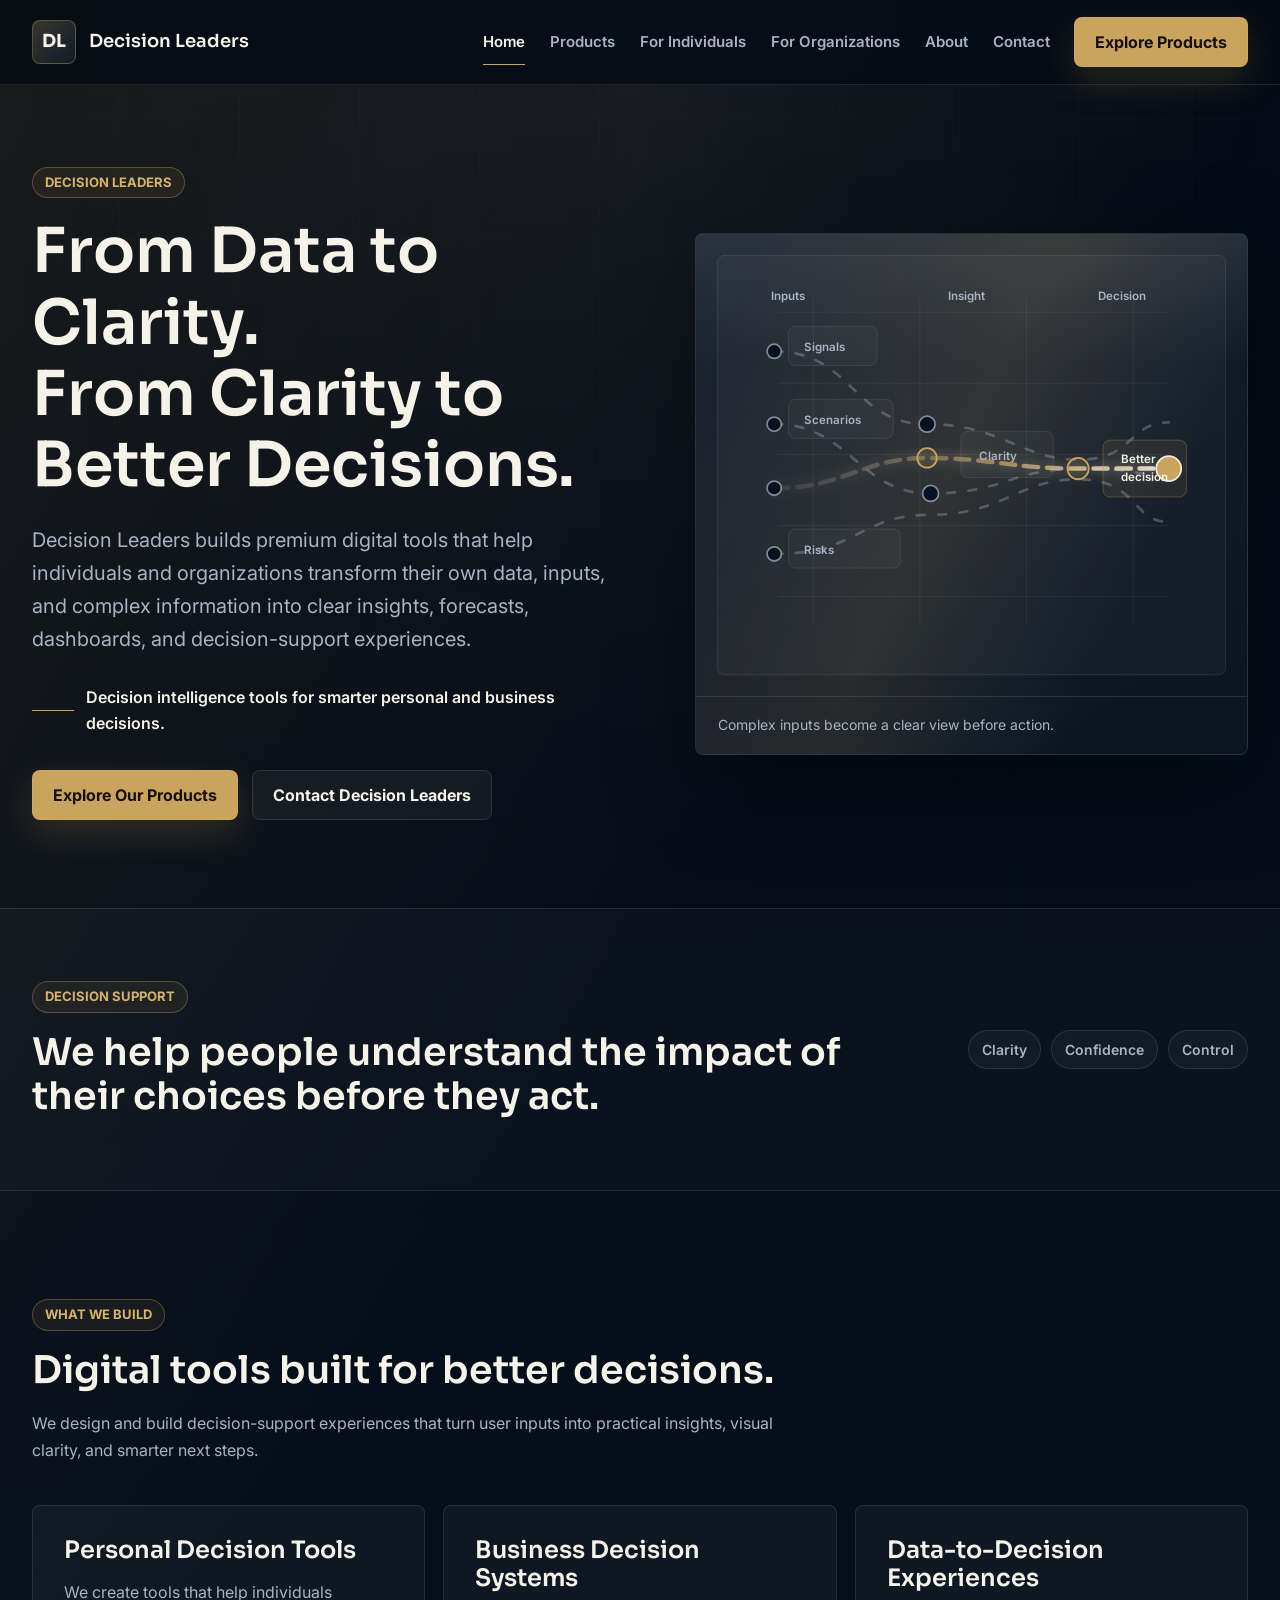
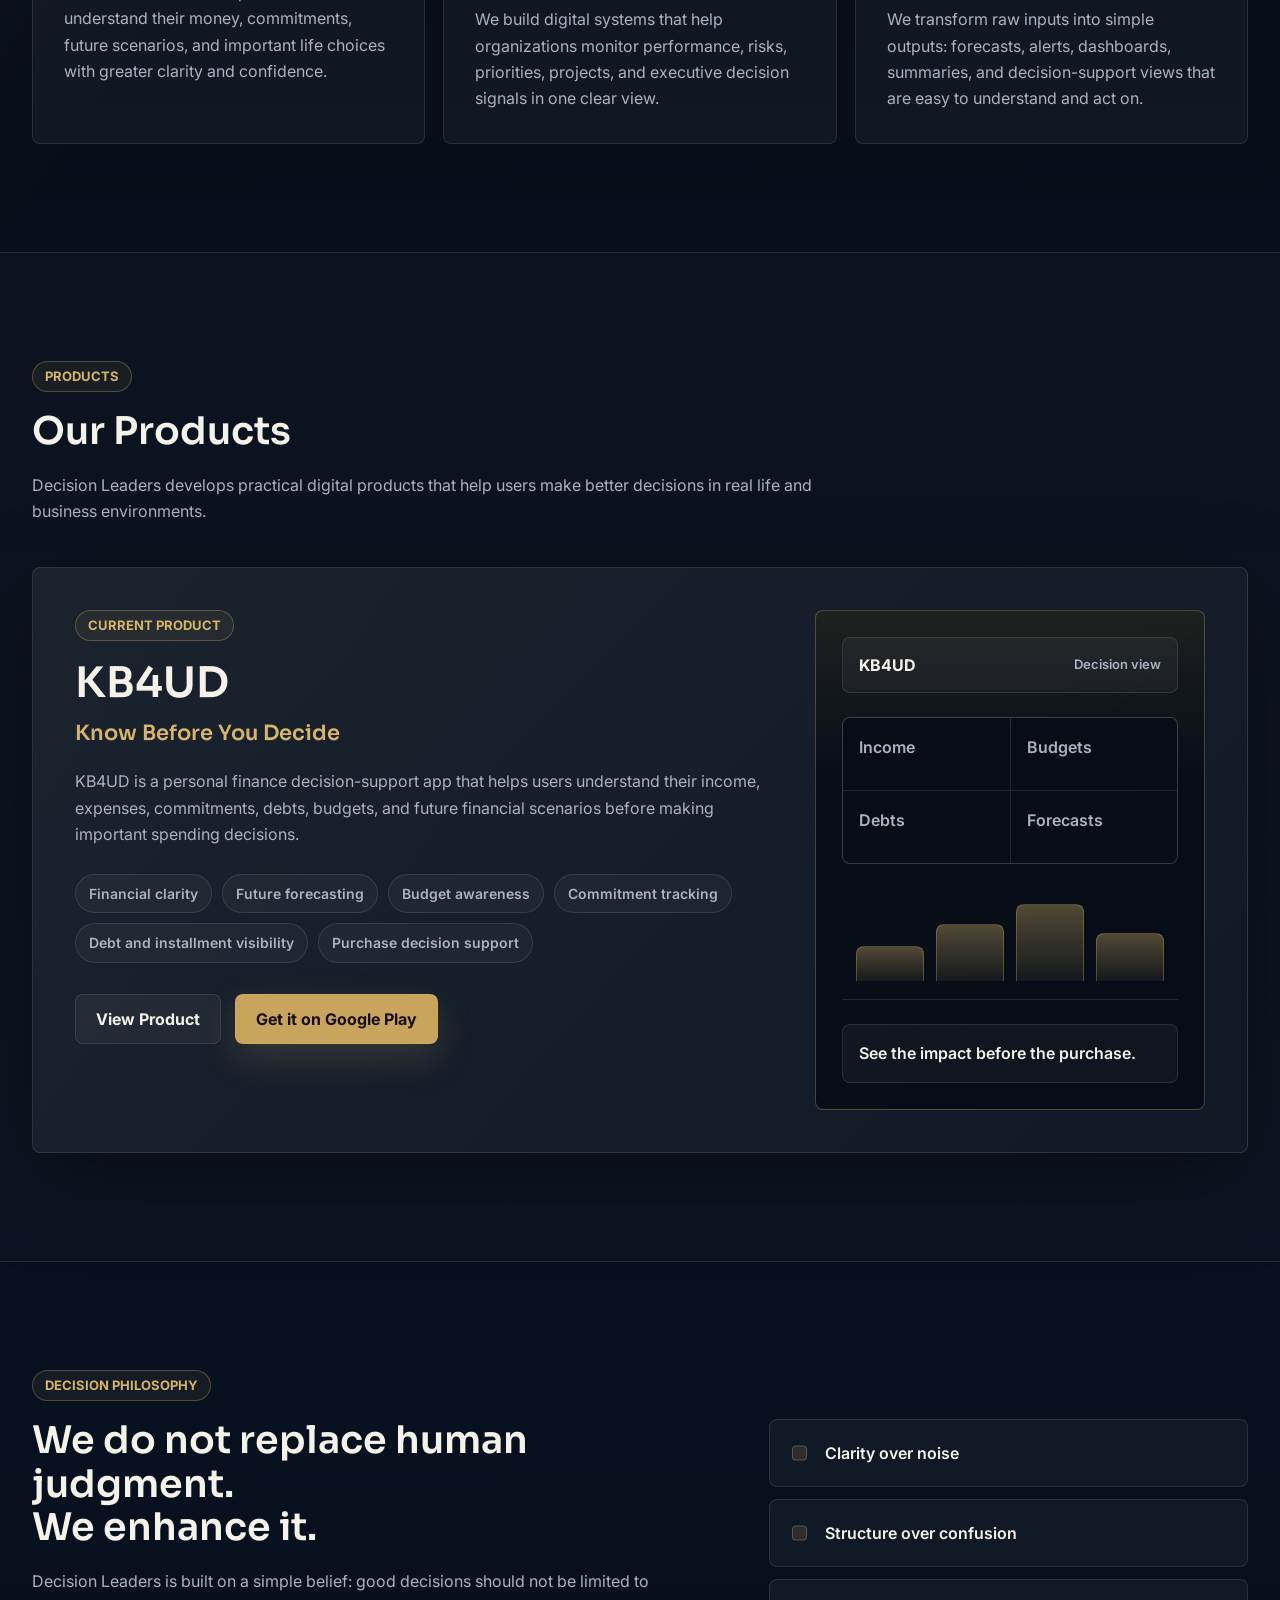
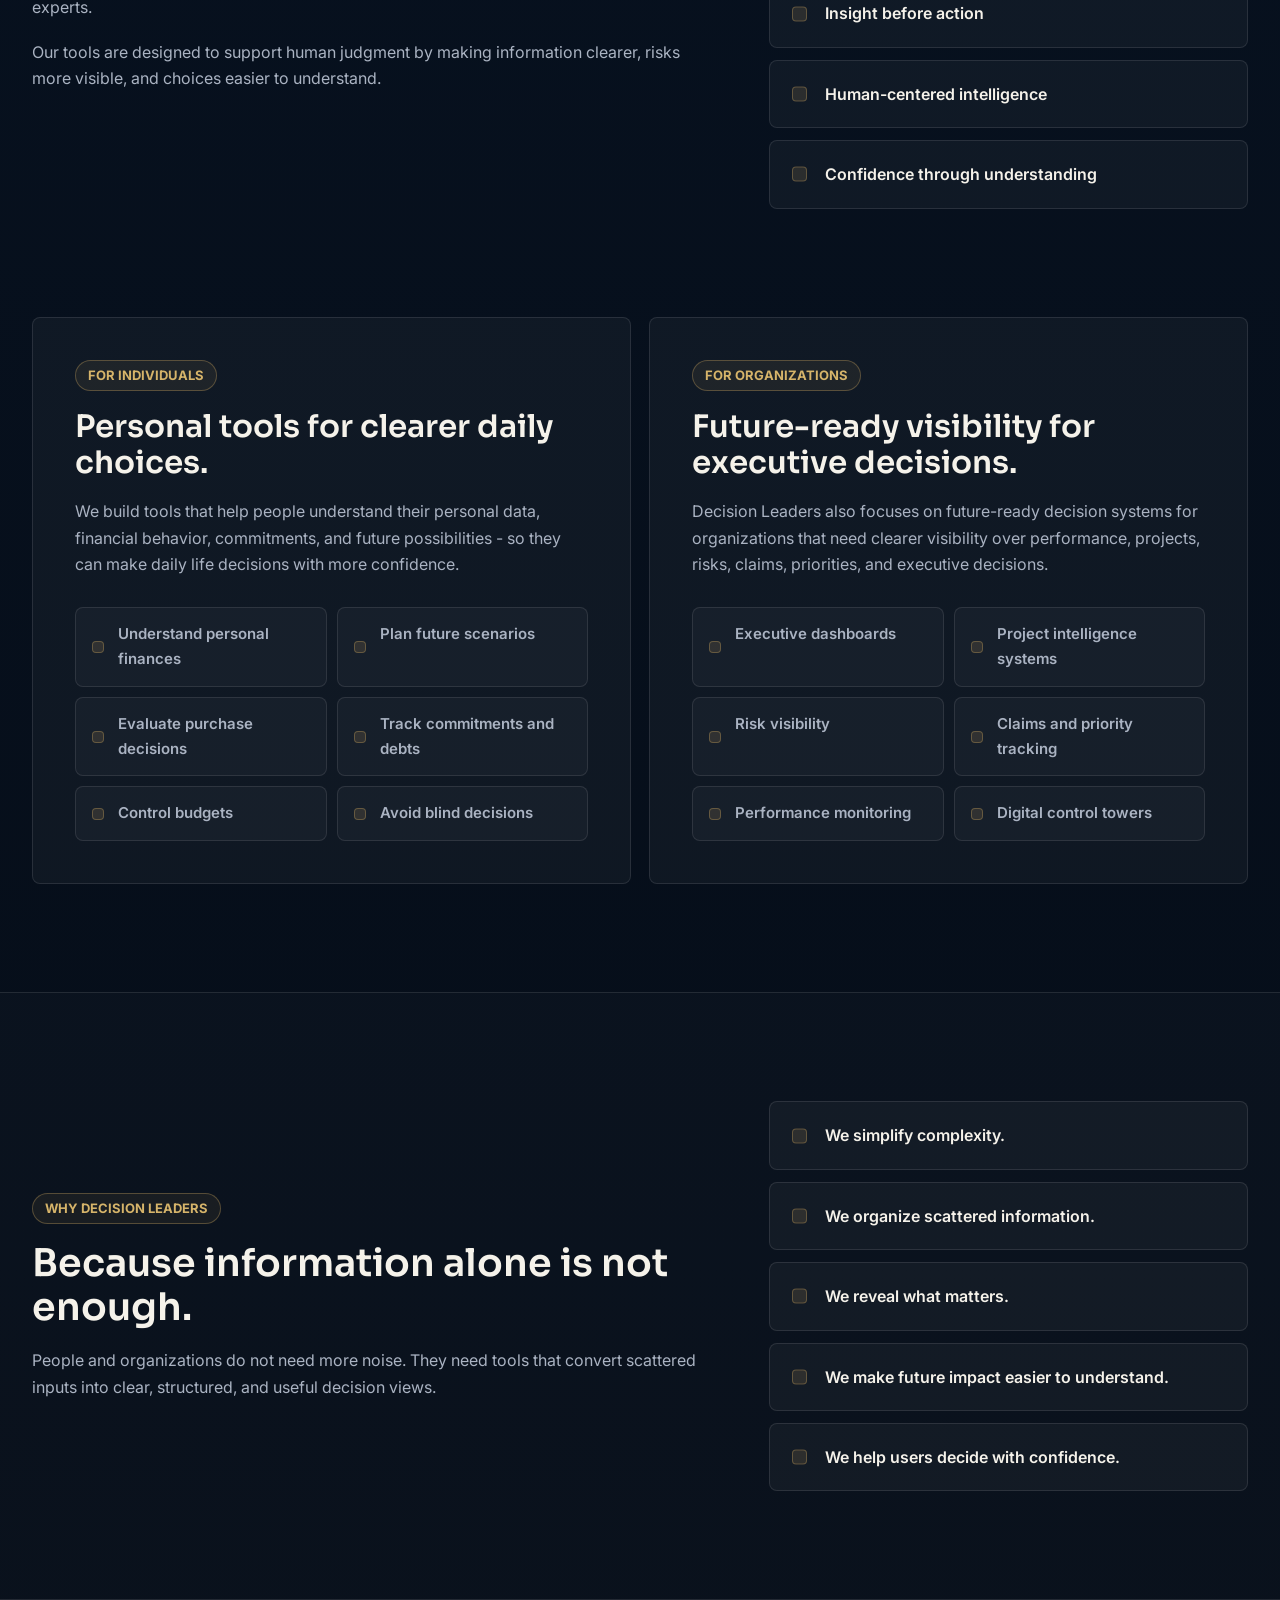
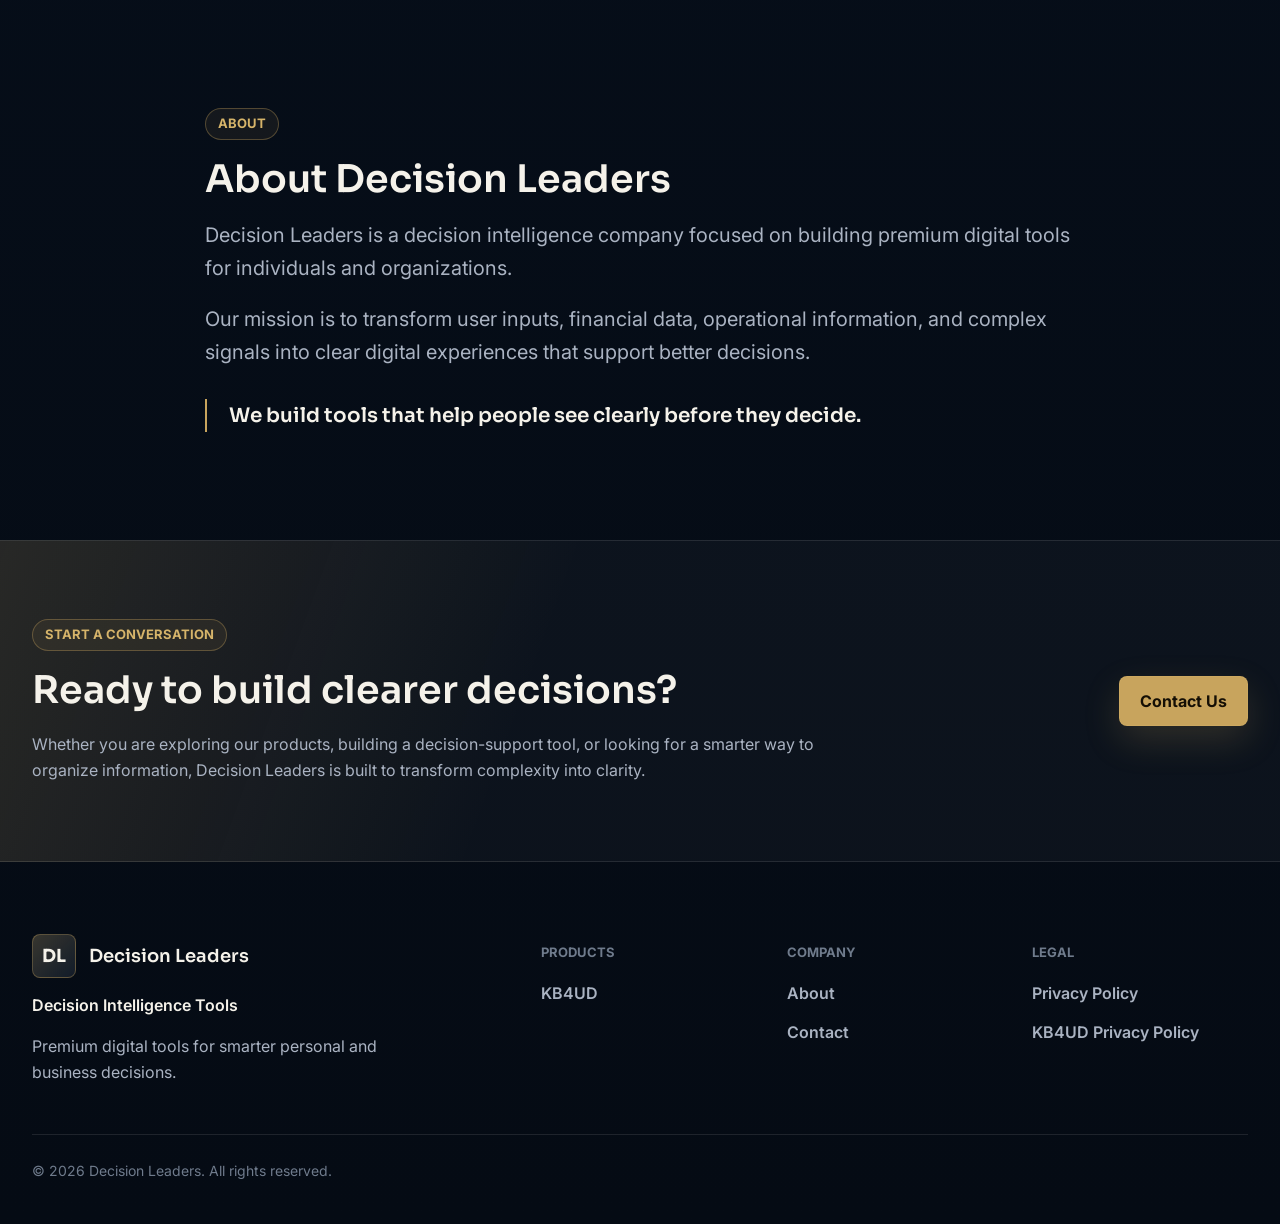
<file: index.html>
<!DOCTYPE html>
<html lang="en">
<head>
  <meta name="google-site-verification" content="u-IqusH7Ti-p5p3N-aw2PvXA-6Fw4B6RSEPvMMIlalk" />
  <meta charset="UTF-8" />
  <meta name="viewport" content="width=device-width, initial-scale=1.0" />
  <title>Decision Leaders | Decision Intelligence Tools</title>
  <meta name="description" content="Decision Leaders builds premium digital tools that help individuals and organizations transform data, inputs, and complex information into clearer decisions." />
  <meta property="og:type" content="website" />
  <meta property="og:site_name" content="Decision Leaders" />
  <meta property="og:title" content="Decision Leaders &mdash; From Data to Clarity" />
  <meta property="og:description" content="Premium digital tools for smarter personal and business decisions." />
  <meta property="og:url" content="https://decisionleaders.org/" />
  <meta name="twitter:card" content="summary" />
  <meta name="twitter:title" content="Decision Leaders &mdash; From Data to Clarity" />
  <meta name="twitter:description" content="Premium digital tools for smarter personal and business decisions." />
  <link rel="canonical" href="https://decisionleaders.org/" />
  <link rel="icon" href="/assets/icons/favicon.svg" type="image/svg+xml" />
  <link rel="preconnect" href="https://fonts.googleapis.com" />
  <link rel="preconnect" href="https://fonts.gstatic.com" crossorigin />
  <link href="https://fonts.googleapis.com/css2?family=Inter:wght@400;500;600;700&family=Sora:wght@500;600;700&display=swap" rel="stylesheet" />
  <link rel="stylesheet" href="/assets/css/site.css" />
  <script src="/assets/js/site.js" defer></script>
</head>
<body>
  <a class="skip-link" href="#main-content">Skip to content</a>
  <header class="site-header">
    <div class="container header-shell">
      <a class="brand-logo" href="/" aria-label="Decision Leaders home">
        <!-- LogoPlaceholder: replace this span with an img.logo-image when the final SVG or PNG logo is ready. -->
        <span class="LogoPlaceholder logo-placeholder" aria-hidden="true">
          <span class="logo-mark">DL</span>
          <span class="logo-wordmark">Decision Leaders</span>
        </span>
      </a>
      <button class="nav-toggle" type="button" aria-expanded="false" aria-controls="site-navigation">
        <span class="sr-only">Open navigation</span>
        <span></span>
        <span></span>
        <span></span>
      </button>
      <nav class="site-nav" id="site-navigation" aria-label="Primary navigation">
        <a href="/" aria-current="page">Home</a>
        <a href="/products/">Products</a>
        <a href="#individuals">For Individuals</a>
        <a href="#organizations">For Organizations</a>
        <a href="#about">About</a>
        <a href="/contact/">Contact</a>
        <a class="button button-primary nav-cta" href="/products/">Explore Products</a>
      </nav>
      <a class="button button-primary header-cta" href="/products/">Explore Products</a>
    </div>
  </header>

  <main id="main-content">
    <section class="hero section">
      <div class="container hero-grid">
        <div class="hero-copy reveal">
          <p class="eyebrow">Decision Leaders</p>
          <h1>From Data to Clarity.<br />From Clarity to Better Decisions.</h1>
          <p class="hero-lead">Decision Leaders builds premium digital tools that help individuals and organizations transform their own data, inputs, and complex information into clear insights, forecasts, dashboards, and decision-support experiences.</p>
          <p class="trust-line">Decision intelligence tools for smarter personal and business decisions.</p>
          <div class="hero-actions">
            <a class="button button-primary" href="/products/">Explore Our Products</a>
            <a class="button button-secondary" href="/contact/">Contact Decision Leaders</a>
          </div>
        </div>

        <figure class="decision-visual reveal" aria-labelledby="decision-visual-title">
          <svg viewBox="0 0 620 520" role="img">
            <title id="decision-visual-title">Complex inputs converging into one clear decision path</title>
            <defs>
              <linearGradient id="signalGold" x1="0%" y1="0%" x2="100%" y2="0%">
                <stop offset="0%" stop-color="#6F7B8C" stop-opacity="0.18" />
                <stop offset="58%" stop-color="#C8A45D" stop-opacity="0.72" />
                <stop offset="100%" stop-color="#F5F2EA" stop-opacity="0.96" />
              </linearGradient>
              <filter id="signalGlow" x="-30%" y="-30%" width="160%" height="160%">
                <feGaussianBlur stdDeviation="7" result="blur" />
                <feColorMatrix in="blur" type="matrix" values="1 0 0 0 0.78 0 1 0 0 0.64 0 0 1 0 0.36 0 0 0 0.55 0" result="goldBlur" />
                <feMerge>
                  <feMergeNode in="goldBlur" />
                  <feMergeNode in="SourceGraphic" />
                </feMerge>
              </filter>
            </defs>
            <rect class="visual-frame" x="24" y="24" width="572" height="472" rx="8" />
            <g class="visual-grid">
              <path d="M92 88H532" />
              <path d="M92 168H532" />
              <path d="M92 248H532" />
              <path d="M92 328H532" />
              <path d="M92 408H532" />
              <path d="M132 72V440" />
              <path d="M252 72V440" />
              <path d="M372 72V440" />
              <path d="M492 72V440" />
            </g>
            <g class="visual-labels">
              <text x="84" y="74">Inputs</text>
              <text x="284" y="74">Insight</text>
              <text x="452" y="74">Decision</text>
            </g>
            <g class="visual-streams">
              <path class="signal signal-muted signal-a" d="M88 132C176 132 176 214 260 214S366 254 430 254S486 212 532 212" />
              <path class="signal signal-muted signal-b" d="M88 214C174 214 182 292 264 292S356 264 430 264S488 272 532 272" />
              <path class="signal signal-muted signal-c" d="M88 360C184 360 182 316 264 316S362 276 430 276S490 324 532 324" />
              <path class="signal signal-clear" d="M88 286C168 286 186 252 260 252S354 264 430 264S488 264 532 264" filter="url(#signalGlow)" />
            </g>
            <g class="visual-nodes">
              <circle cx="88" cy="132" r="8" />
              <circle cx="88" cy="214" r="8" />
              <circle cx="88" cy="286" r="8" />
              <circle cx="88" cy="360" r="8" />
              <circle cx="260" cy="214" r="9" />
              <circle cx="264" cy="292" r="9" />
              <circle cx="260" cy="252" r="11" class="node-focus" />
              <circle cx="430" cy="264" r="12" class="node-focus" />
              <circle cx="532" cy="264" r="14" class="node-decision" />
            </g>
            <g class="visual-panels">
              <rect x="104" y="104" width="100" height="44" rx="8" />
              <rect x="104" y="186" width="118" height="44" rx="8" />
              <rect x="104" y="332" width="126" height="44" rx="8" />
              <rect x="298" y="222" width="104" height="52" rx="8" />
              <rect x="458" y="232" width="94" height="64" rx="8" class="panel-focus" />
            </g>
            <g class="visual-panel-text">
              <text x="122" y="132">Signals</text>
              <text x="122" y="214">Scenarios</text>
              <text x="122" y="360">Risks</text>
              <text x="318" y="254">Clarity</text>
              <text x="478" y="258">Better</text>
              <text x="478" y="278">decision</text>
            </g>
          </svg>
          <figcaption>Complex inputs become a clear view before action.</figcaption>
        </figure>
      </div>
    </section>

    <section class="statement-band section reveal" aria-labelledby="trust-title">
      <div class="container trust-grid">
        <div>
          <p class="eyebrow">Decision support</p>
          <h2 id="trust-title">We help people understand the impact of their choices before they act.</h2>
        </div>
        <div class="chip-row trust-chips" aria-label="Decision Leaders qualities">
          <span class="chip">Clarity</span>
          <span class="chip">Confidence</span>
          <span class="chip">Control</span>
        </div>
      </div>
    </section>

    <section class="section build-section" aria-labelledby="build-title">
      <div class="container">
        <div class="section-intro reveal">
          <p class="eyebrow">What We Build</p>
          <h2 id="build-title">Digital tools built for better decisions.</h2>
          <p>We design and build decision-support experiences that turn user inputs into practical insights, visual clarity, and smarter next steps.</p>
        </div>
        <div class="card-grid three-up">
          <article class="feature-card reveal">
            <h3>Personal Decision Tools</h3>
            <p>We create tools that help individuals understand their money, commitments, future scenarios, and important life choices with greater clarity and confidence.</p>
          </article>
          <article class="feature-card reveal">
            <h3>Business Decision Systems</h3>
            <p>We build digital systems that help organizations monitor performance, risks, priorities, projects, and executive decision signals in one clear view.</p>
          </article>
          <article class="feature-card reveal">
            <h3>Data-to-Decision Experiences</h3>
            <p>We transform raw inputs into simple outputs: forecasts, alerts, dashboards, summaries, and decision-support views that are easy to understand and act on.</p>
          </article>
        </div>
      </div>
    </section>

    <section class="section products-band" aria-labelledby="products-title">
      <div class="container">
        <div class="section-intro reveal">
          <p class="eyebrow">Products</p>
          <h2 id="products-title">Our Products</h2>
          <p>Decision Leaders develops practical digital products that help users make better decisions in real life and business environments.</p>
        </div>
        <article class="product-spotlight reveal">
          <div class="product-copy">
            <p class="product-kicker">Current product</p>
            <h3>KB4UD</h3>
            <p class="product-tagline">Know Before You Decide</p>
            <p>KB4UD is a personal finance decision-support app that helps users understand their income, expenses, commitments, debts, budgets, and future financial scenarios before making important spending decisions.</p>
            <div class="chip-row product-chips" aria-label="KB4UD features">
              <span class="chip">Financial clarity</span>
              <span class="chip">Future forecasting</span>
              <span class="chip">Budget awareness</span>
              <span class="chip">Commitment tracking</span>
              <span class="chip">Debt and installment visibility</span>
              <span class="chip">Purchase decision support</span>
            </div>
            <div class="inline-actions">
              <a class="button button-secondary" href="/products/kb4ud/">View Product</a>
              <a class="button button-primary" href="/products/kb4ud/#google-play" data-google-play-link>Get it on Google Play</a>
            </div>
          </div>
          <div class="product-panel" aria-hidden="true">
            <div class="product-panel-top">
              <span>KB4UD</span>
              <span>Decision view</span>
            </div>
            <div class="metric-grid">
              <span>Income</span>
              <span>Budgets</span>
              <span>Debts</span>
              <span>Forecasts</span>
            </div>
            <div class="forecast-line">
              <span></span>
              <span></span>
              <span></span>
              <span></span>
            </div>
            <div class="decision-note">See the impact before the purchase.</div>
          </div>
        </article>
      </div>
    </section>

    <section class="section philosophy-section" aria-labelledby="philosophy-title">
      <div class="container split-layout">
        <div class="section-intro reveal">
          <p class="eyebrow">Decision Philosophy</p>
          <h2 id="philosophy-title">We do not replace human judgment.<br />We enhance it.</h2>
          <p>Decision Leaders is built on a simple belief: good decisions should not be limited to experts.</p>
          <p>Our tools are designed to support human judgment by making information clearer, risks more visible, and choices easier to understand.</p>
        </div>
        <ul class="value-list reveal">
          <li>Clarity over noise</li>
          <li>Structure over confusion</li>
          <li>Insight before action</li>
          <li>Human-centered intelligence</li>
          <li>Confidence through understanding</li>
        </ul>
      </div>
    </section>

    <section class="section audience-section" aria-label="Audiences">
      <div class="container audience-grid">
        <article class="audience-card reveal" id="individuals">
          <p class="eyebrow">For Individuals</p>
          <h2>Personal tools for clearer daily choices.</h2>
          <p>We build tools that help people understand their personal data, financial behavior, commitments, and future possibilities - so they can make daily life decisions with more confidence.</p>
          <ul class="use-case-list">
            <li>Understand personal finances</li>
            <li>Plan future scenarios</li>
            <li>Evaluate purchase decisions</li>
            <li>Track commitments and debts</li>
            <li>Control budgets</li>
            <li>Avoid blind decisions</li>
          </ul>
        </article>
        <article class="audience-card reveal" id="organizations">
          <p class="eyebrow">For Organizations</p>
          <h2>Future-ready visibility for executive decisions.</h2>
          <p>Decision Leaders also focuses on future-ready decision systems for organizations that need clearer visibility over performance, projects, risks, claims, priorities, and executive decisions.</p>
          <ul class="use-case-list">
            <li>Executive dashboards</li>
            <li>Project intelligence systems</li>
            <li>Risk visibility</li>
            <li>Claims and priority tracking</li>
            <li>Performance monitoring</li>
            <li>Digital control towers</li>
          </ul>
        </article>
      </div>
    </section>

    <section class="section why-section" aria-labelledby="why-title">
      <div class="container split-layout why-layout">
        <div class="section-intro reveal">
          <p class="eyebrow">Why Decision Leaders</p>
          <h2 id="why-title">Because information alone is not enough.</h2>
          <p>People and organizations do not need more noise. They need tools that convert scattered inputs into clear, structured, and useful decision views.</p>
        </div>
        <div class="point-stack reveal">
          <p>We simplify complexity.</p>
          <p>We organize scattered information.</p>
          <p>We reveal what matters.</p>
          <p>We make future impact easier to understand.</p>
          <p>We help users decide with confidence.</p>
        </div>
      </div>
    </section>

    <section class="section about-section" id="about" aria-labelledby="about-title">
      <div class="container about-copy reveal">
        <p class="eyebrow">About</p>
        <h2 id="about-title">About Decision Leaders</h2>
        <p>Decision Leaders is a decision intelligence company focused on building premium digital tools for individuals and organizations.</p>
        <p>Our mission is to transform user inputs, financial data, operational information, and complex signals into clear digital experiences that support better decisions.</p>
        <p class="closing-line">We build tools that help people see clearly before they decide.</p>
      </div>
    </section>

    <section class="cta-band reveal" aria-labelledby="cta-title">
      <div class="container cta-shell">
        <div>
          <p class="eyebrow">Start a conversation</p>
          <h2 id="cta-title">Ready to build clearer decisions?</h2>
          <p>Whether you are exploring our products, building a decision-support tool, or looking for a smarter way to organize information, Decision Leaders is built to transform complexity into clarity.</p>
        </div>
        <a class="button button-primary" href="/contact/">Contact Us</a>
      </div>
    </section>
  </main>

  <footer class="site-footer">
    <div class="container footer-grid">
      <div class="footer-brand">
        <a class="brand-logo" href="/" aria-label="Decision Leaders home">
          <span class="LogoPlaceholder logo-placeholder" aria-hidden="true">
            <span class="logo-mark">DL</span>
            <span class="logo-wordmark">Decision Leaders</span>
          </span>
        </a>
        <p>Decision Intelligence Tools</p>
        <p>Premium digital tools for smarter personal and business decisions.</p>
      </div>
      <div>
        <h2>Products</h2>
        <a href="/products/kb4ud/">KB4UD</a>
      </div>
      <div>
        <h2>Company</h2>
        <a href="#about">About</a>
        <a href="/contact/">Contact</a>
      </div>
      <div>
        <h2>Legal</h2>
        <a href="/privacy/">Privacy Policy</a>
        <a href="/kb4ud/privacy/">KB4UD Privacy Policy</a>
      </div>
    </div>
    <div class="container footer-meta">&copy; 2026 Decision Leaders. All rights reserved.</div>
  </footer>
</body>
</html>
</file>
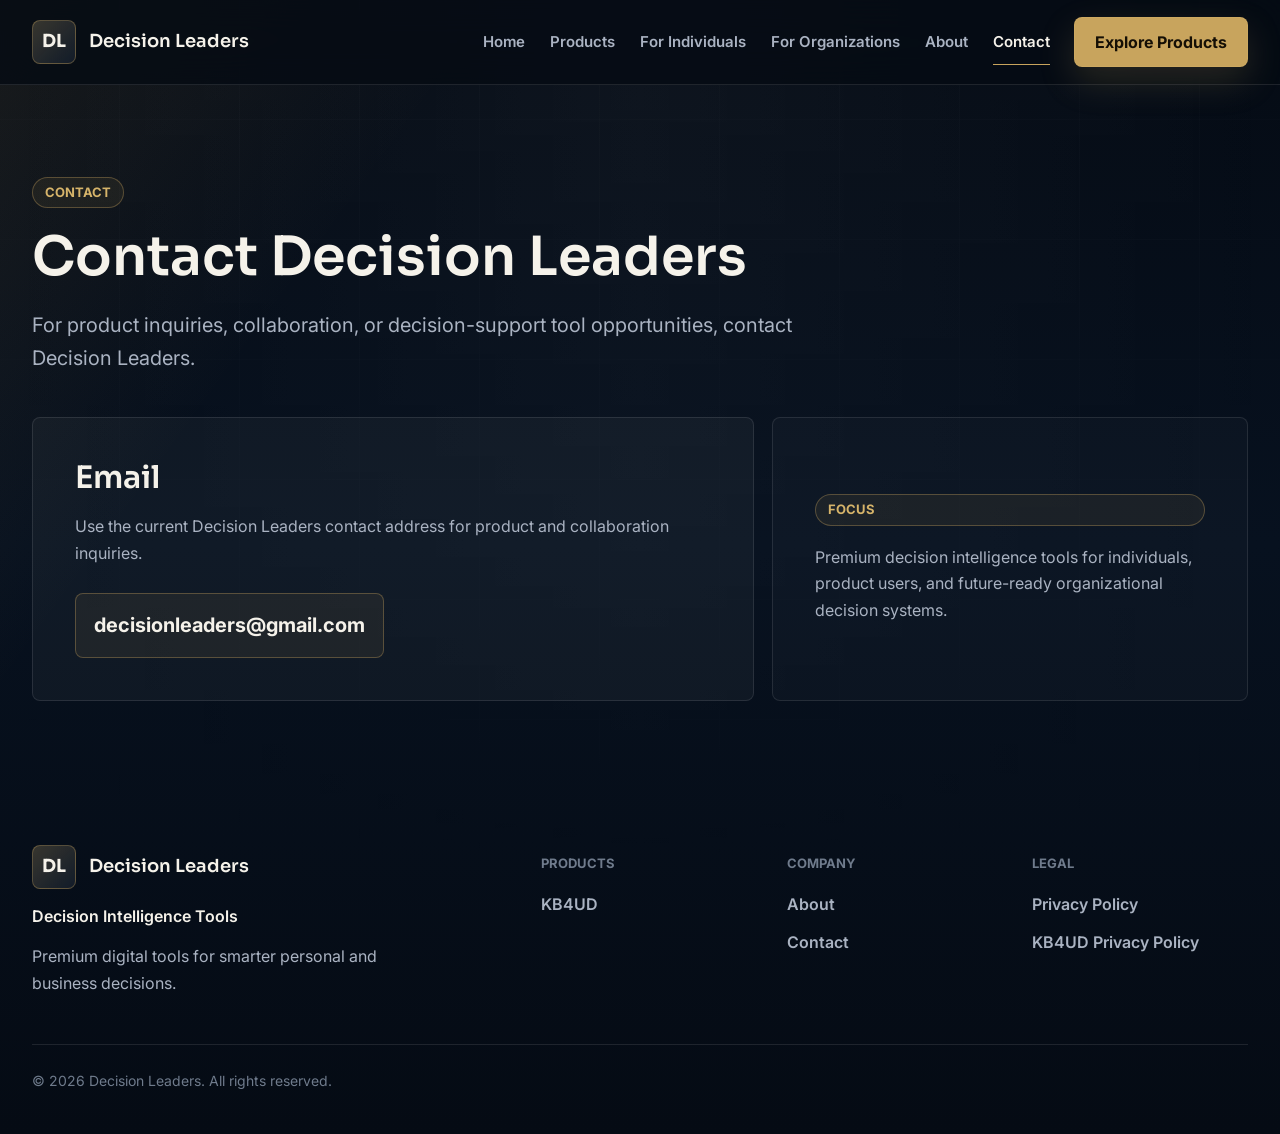
<file: contact/index.html>
<!DOCTYPE html>
<html lang="en">
<head>
  <meta charset="UTF-8" />
  <meta name="viewport" content="width=device-width, initial-scale=1.0" />
  <title>Contact Decision Leaders</title>
  <meta name="description" content="Contact Decision Leaders for product inquiries, collaboration, or decision-support tool opportunities." />
  <meta property="og:type" content="website" />
  <meta property="og:site_name" content="Decision Leaders" />
  <meta property="og:title" content="Contact Decision Leaders" />
  <meta property="og:description" content="Product inquiries, collaboration, and decision-support tool opportunities." />
  <meta property="og:url" content="https://decisionleaders.org/contact/" />
  <meta name="twitter:card" content="summary" />
  <link rel="canonical" href="https://decisionleaders.org/contact/" />
  <link rel="icon" href="/assets/icons/favicon.svg" type="image/svg+xml" />
  <link rel="preconnect" href="https://fonts.googleapis.com" />
  <link rel="preconnect" href="https://fonts.gstatic.com" crossorigin />
  <link href="https://fonts.googleapis.com/css2?family=Inter:wght@400;500;600;700&family=Sora:wght@500;600;700&display=swap" rel="stylesheet" />
  <link rel="stylesheet" href="/assets/css/site.css" />
  <script src="/assets/js/site.js" defer></script>
</head>
<body>
  <a class="skip-link" href="#main-content">Skip to content</a>
  <header class="site-header">
    <div class="container header-shell">
      <a class="brand-logo" href="/" aria-label="Decision Leaders home">
        <!-- LogoPlaceholder: replace this span with an img.logo-image when the final SVG or PNG logo is ready. -->
        <span class="LogoPlaceholder logo-placeholder" aria-hidden="true">
          <span class="logo-mark">DL</span>
          <span class="logo-wordmark">Decision Leaders</span>
        </span>
      </a>
      <button class="nav-toggle" type="button" aria-expanded="false" aria-controls="site-navigation">
        <span class="sr-only">Open navigation</span>
        <span></span>
        <span></span>
        <span></span>
      </button>
      <nav class="site-nav" id="site-navigation" aria-label="Primary navigation">
        <a href="/">Home</a>
        <a href="/products/">Products</a>
        <a href="/#individuals">For Individuals</a>
        <a href="/#organizations">For Organizations</a>
        <a href="/#about">About</a>
        <a href="/contact/" aria-current="page">Contact</a>
        <a class="button button-primary nav-cta" href="/products/">Explore Products</a>
      </nav>
      <a class="button button-primary header-cta" href="/products/">Explore Products</a>
    </div>
  </header>

  <main id="main-content">
    <section class="page-hero">
      <div class="container">
        <div class="section-intro reveal">
          <p class="eyebrow">Contact</p>
          <h1>Contact Decision Leaders</h1>
          <p class="page-lead">For product inquiries, collaboration, or decision-support tool opportunities, contact Decision Leaders.</p>
        </div>
        <div class="contact-grid">
          <section class="contact-panel reveal" aria-labelledby="email-title">
            <h2 id="email-title">Email</h2>
            <p>Use the current Decision Leaders contact address for product and collaboration inquiries.</p>
            <a class="contact-email" href="mailto:decisionleaders@gmail.com">decisionleaders@gmail.com</a>
          </section>
          <aside class="contact-meta reveal">
            <p class="eyebrow">Focus</p>
            <p>Premium decision intelligence tools for individuals, product users, and future-ready organizational decision systems.</p>
          </aside>
        </div>
      </div>
    </section>
  </main>

  <footer class="site-footer">
    <div class="container footer-grid">
      <div class="footer-brand">
        <a class="brand-logo" href="/" aria-label="Decision Leaders home">
          <span class="LogoPlaceholder logo-placeholder" aria-hidden="true">
            <span class="logo-mark">DL</span>
            <span class="logo-wordmark">Decision Leaders</span>
          </span>
        </a>
        <p>Decision Intelligence Tools</p>
        <p>Premium digital tools for smarter personal and business decisions.</p>
      </div>
      <div>
        <h2>Products</h2>
        <a href="/products/kb4ud/">KB4UD</a>
      </div>
      <div>
        <h2>Company</h2>
        <a href="/#about">About</a>
        <a href="/contact/">Contact</a>
      </div>
      <div>
        <h2>Legal</h2>
        <a href="/privacy/">Privacy Policy</a>
        <a href="/kb4ud/privacy/">KB4UD Privacy Policy</a>
      </div>
    </div>
    <div class="container footer-meta">&copy; 2026 Decision Leaders. All rights reserved.</div>
  </footer>
</body>
</html>
</file>
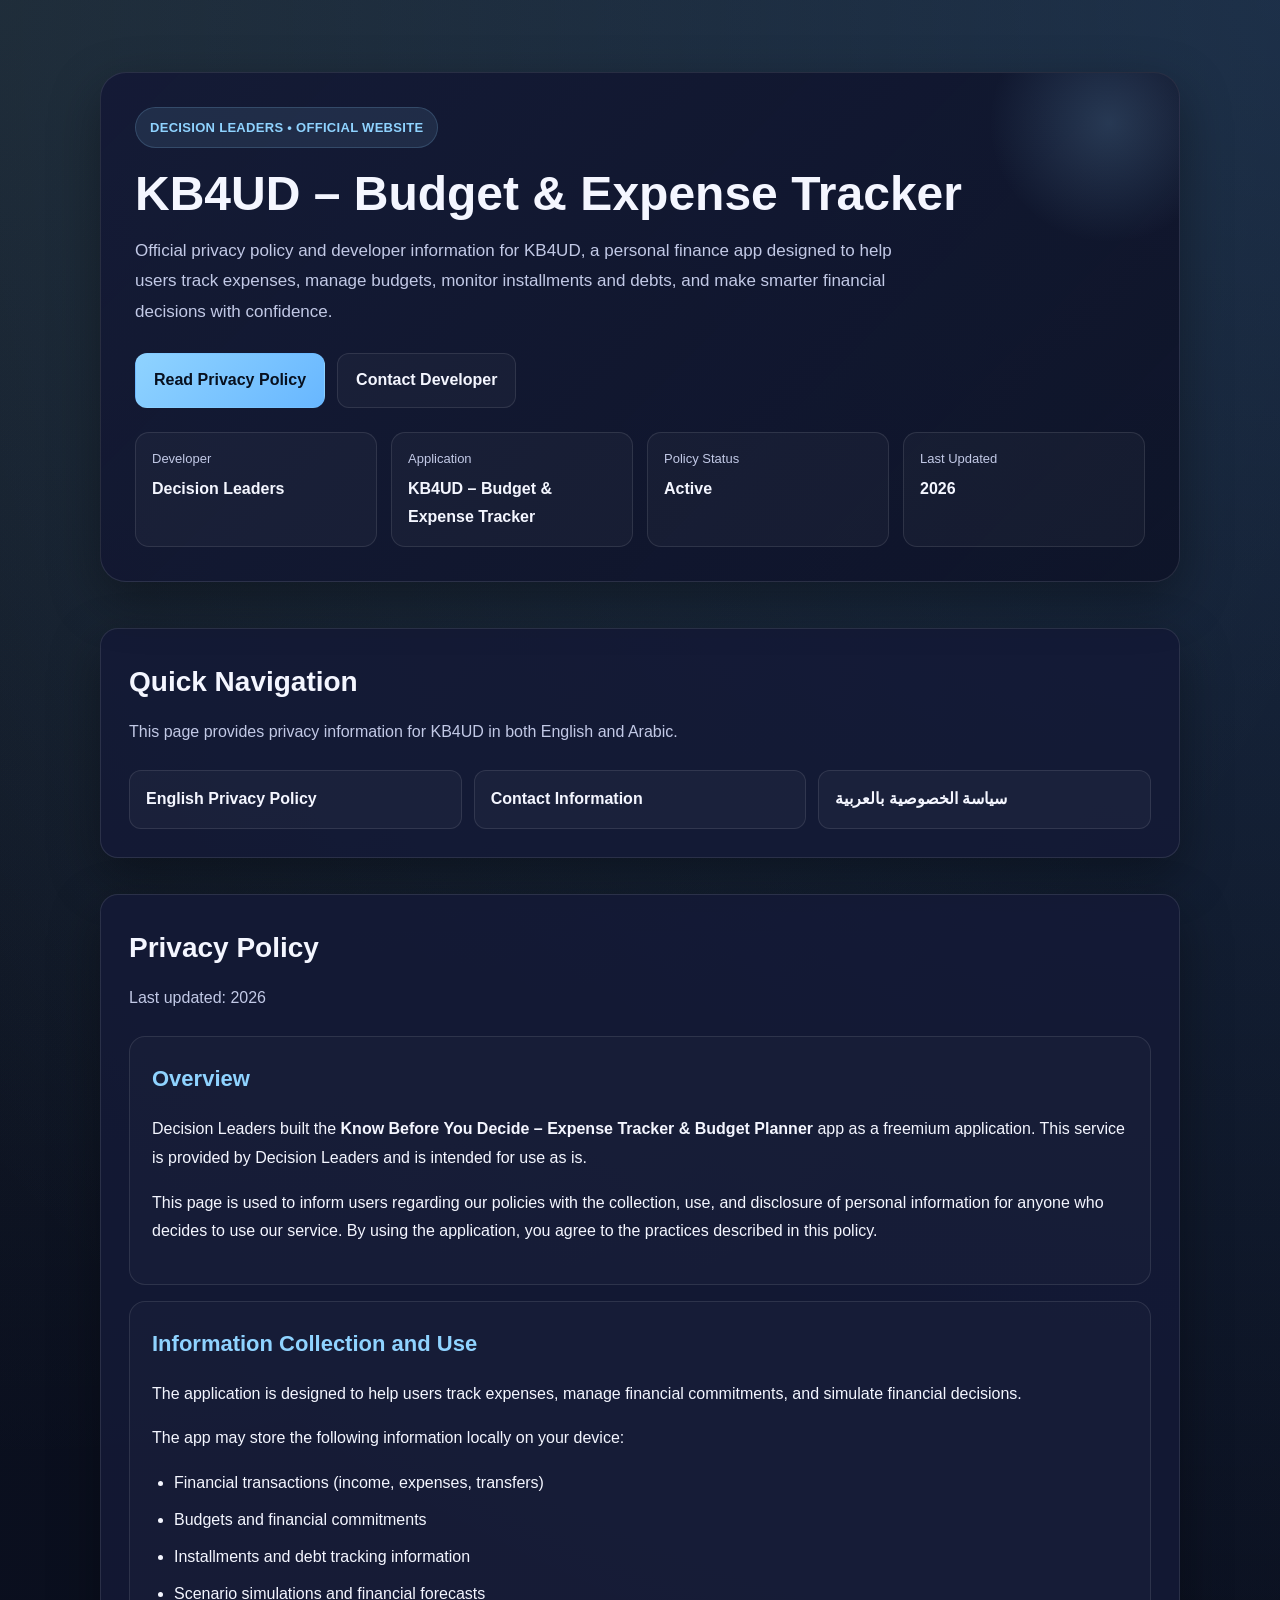
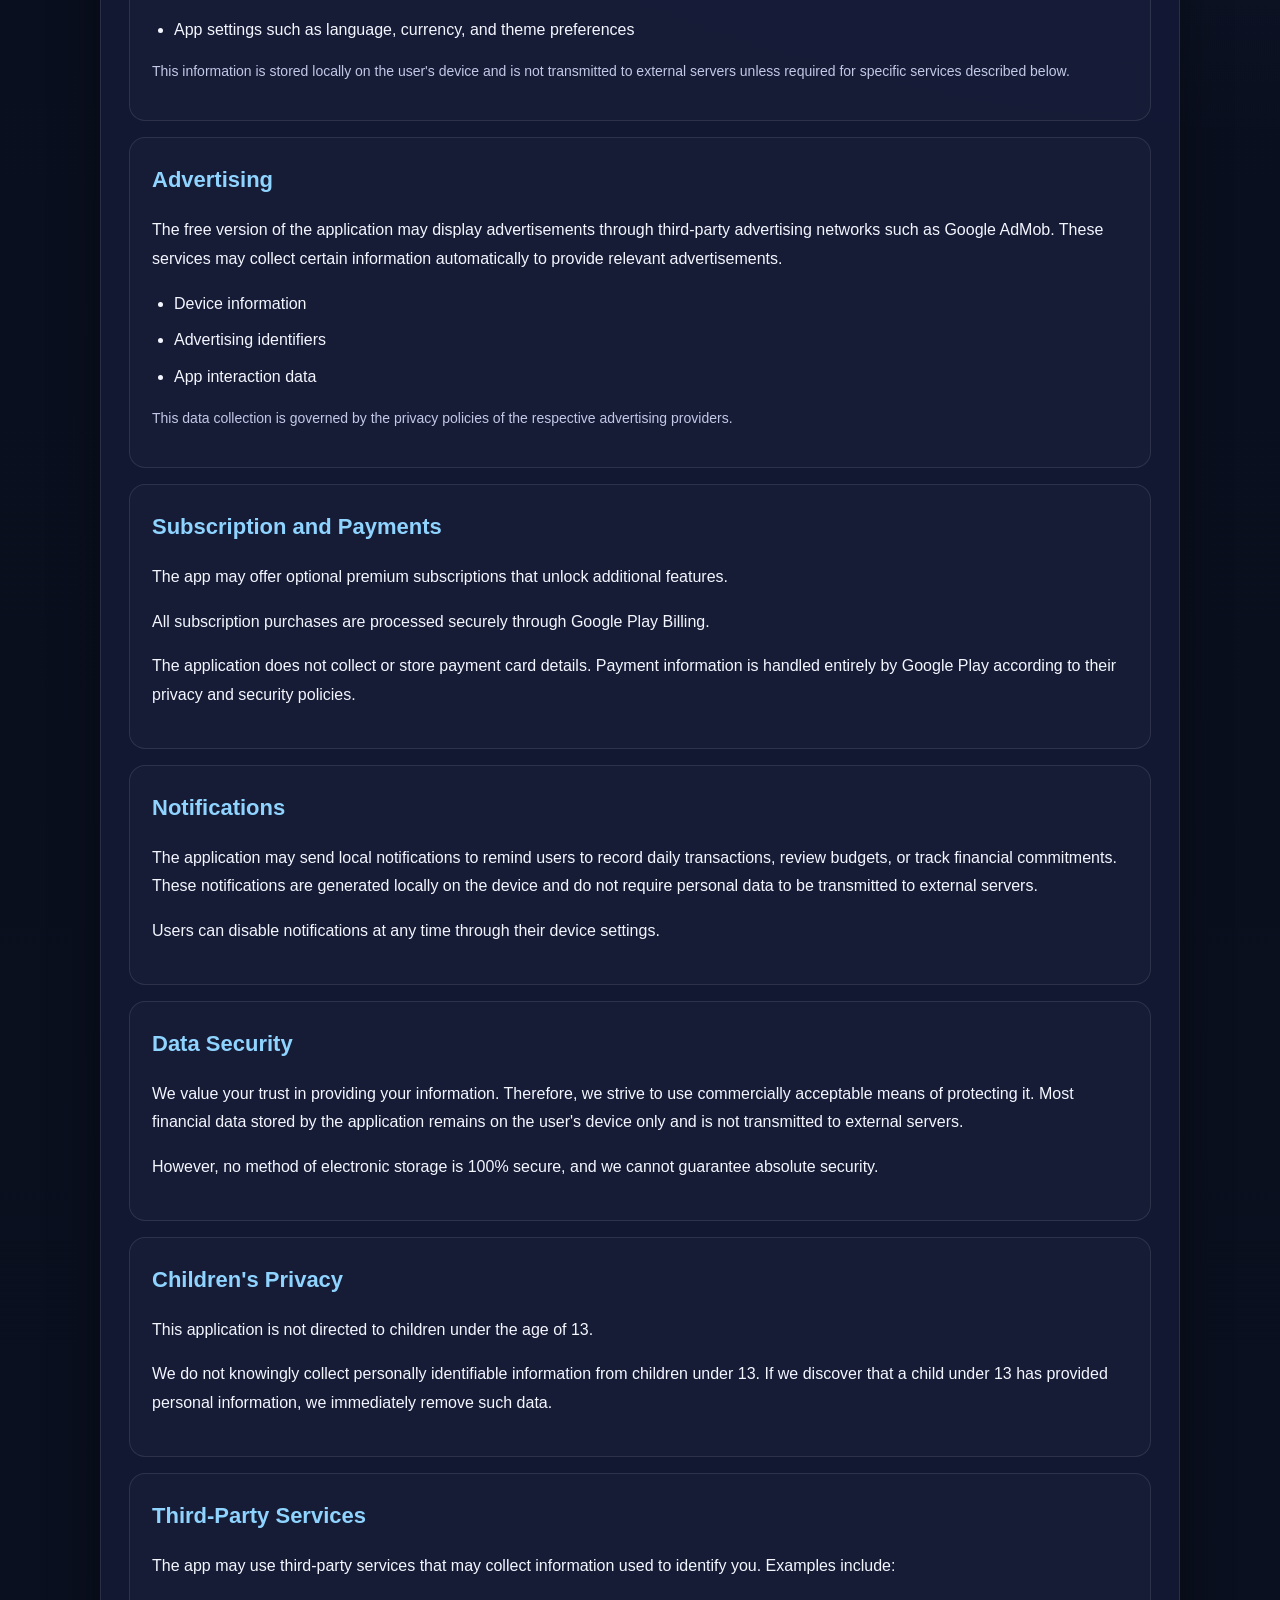
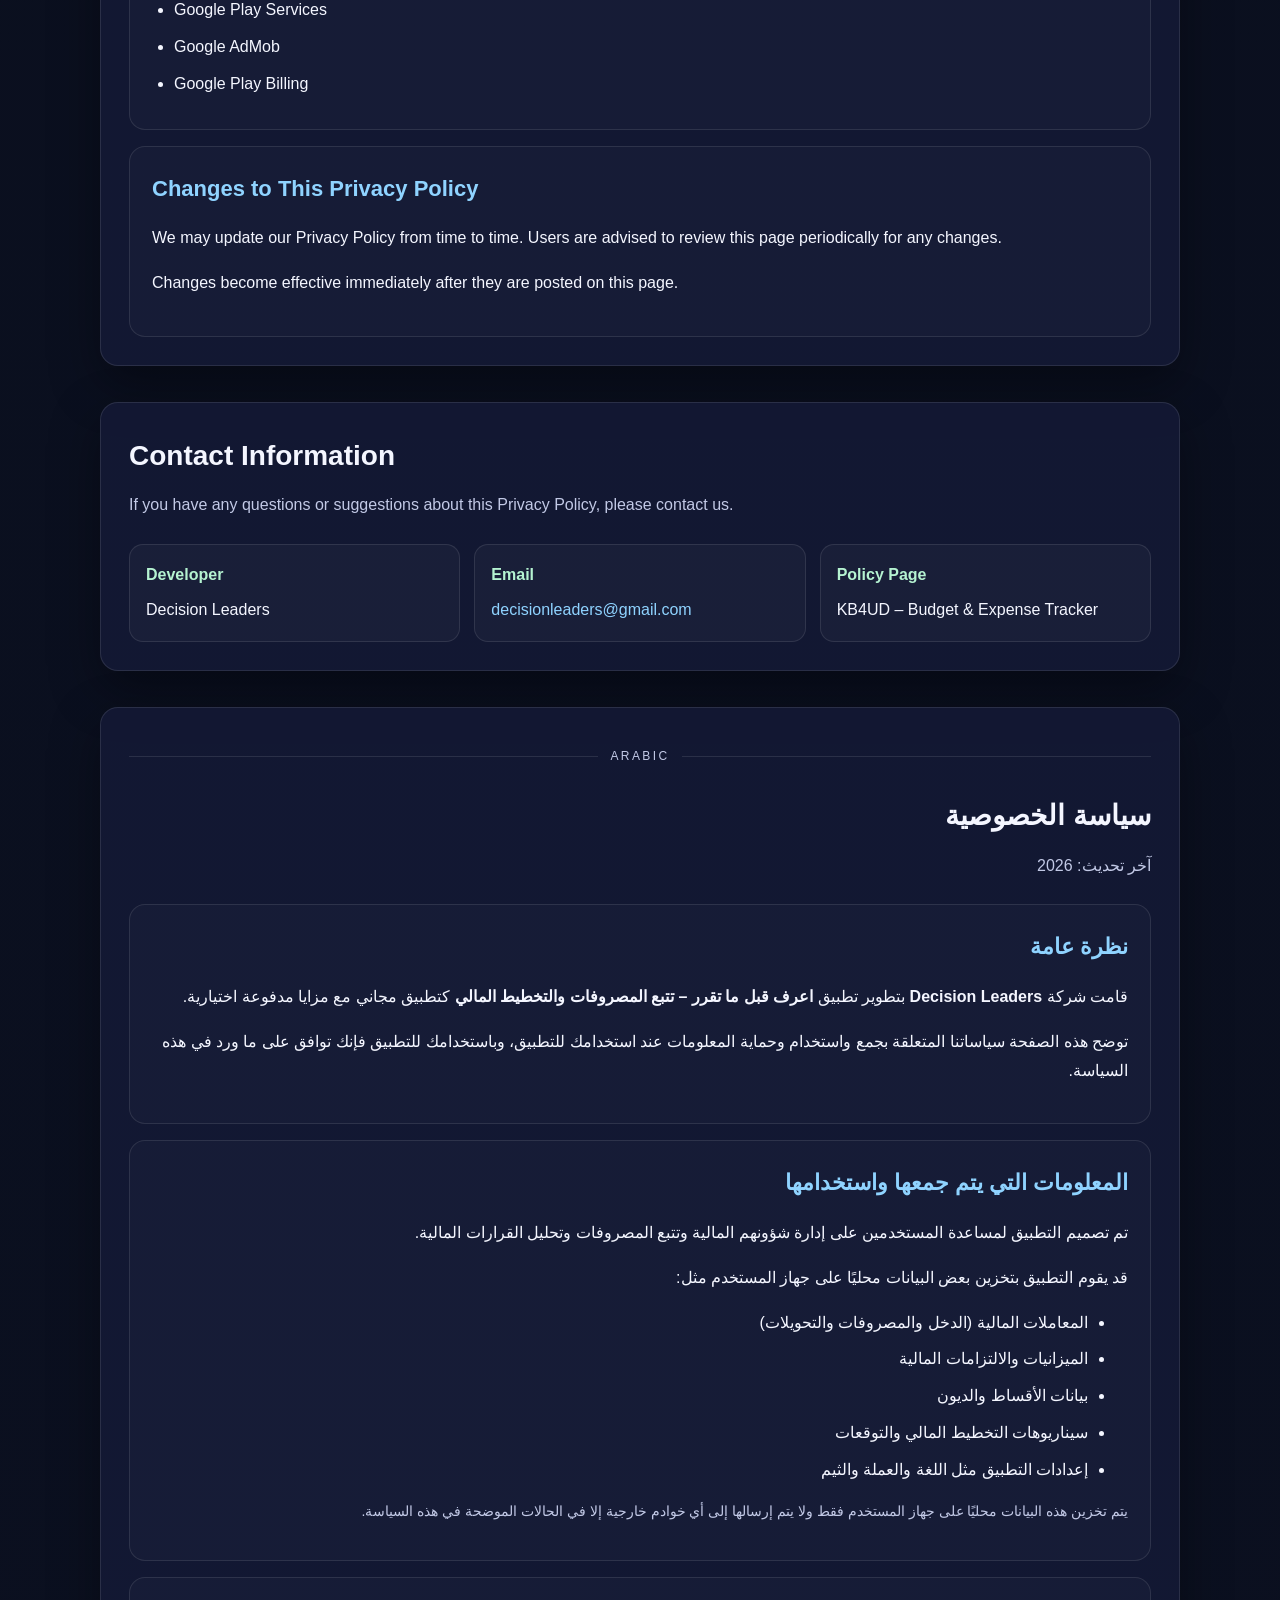
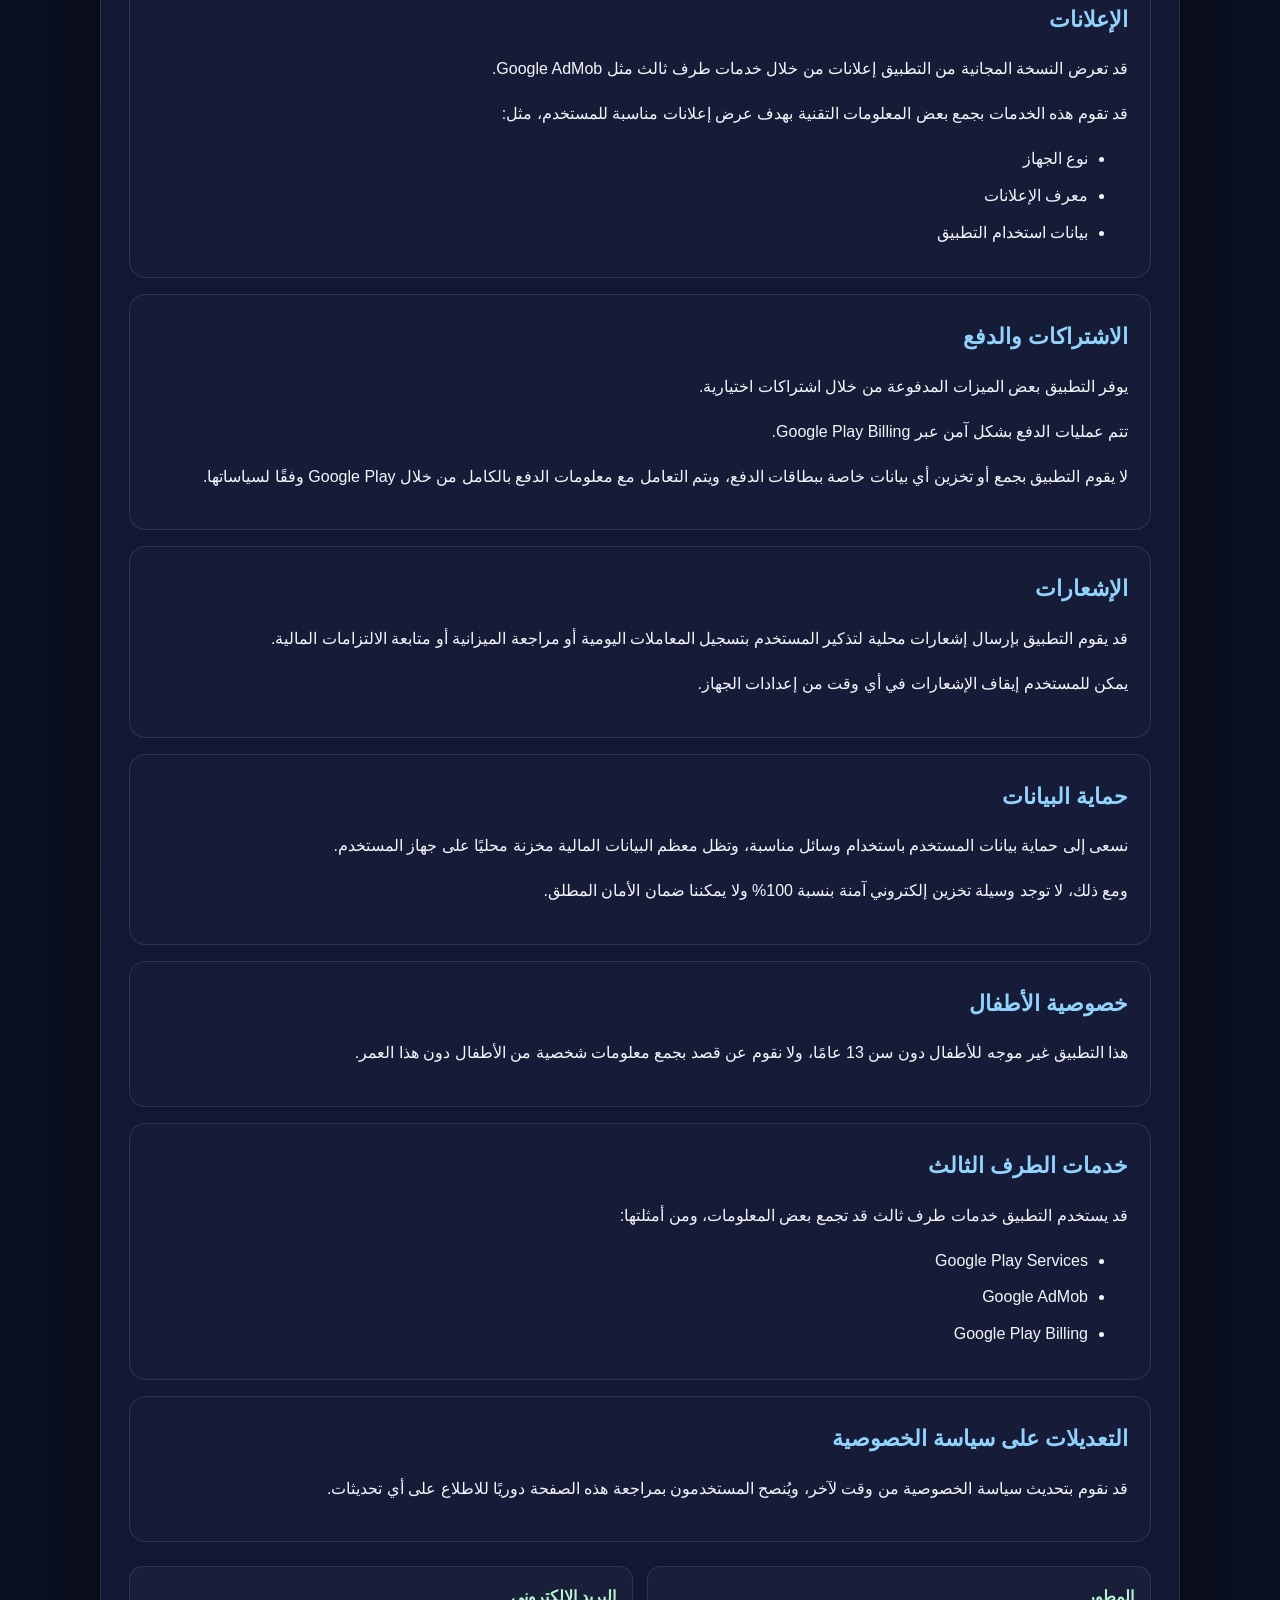
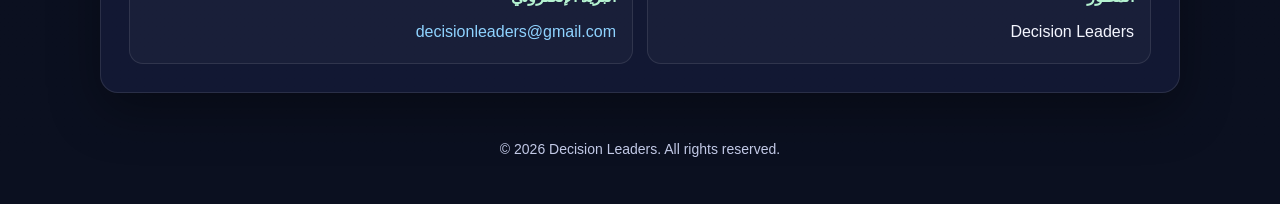
<file: privacy/index.html>
<!DOCTYPE html>
<html lang="en">
<head>
  <meta charset="UTF-8" />
  <meta name="viewport" content="width=device-width, initial-scale=1.0" />
  <meta http-equiv="refresh" content="0; url=/kb4ud/privacy/" />
  <title>Privacy Policy | Decision Leaders</title>
  <meta name="description" content="Decision Leaders privacy policy route." />
  <link rel="canonical" href="https://decisionleaders.org/kb4ud/privacy/" />
  <link rel="icon" href="/assets/icons/favicon.svg" type="image/svg+xml" />
  <link rel="preconnect" href="https://fonts.googleapis.com" />
  <link rel="preconnect" href="https://fonts.gstatic.com" crossorigin />
  <link href="https://fonts.googleapis.com/css2?family=Inter:wght@400;500;600;700&family=Sora:wght@500;600;700&display=swap" rel="stylesheet" />
  <link rel="stylesheet" href="/assets/css/site.css" />
</head>
<body>
  <main class="redirect-page">
    <div class="container redirect-shell">
      <p class="eyebrow">Privacy</p>
      <h1>Privacy Policy</h1>
      <p>This privacy route opens the current KB4UD Privacy Policy.</p>
      <a class="button button-primary" href="/kb4ud/privacy/">Open Privacy Policy</a>
    </div>
  </main>
</body>
</html>
</file>
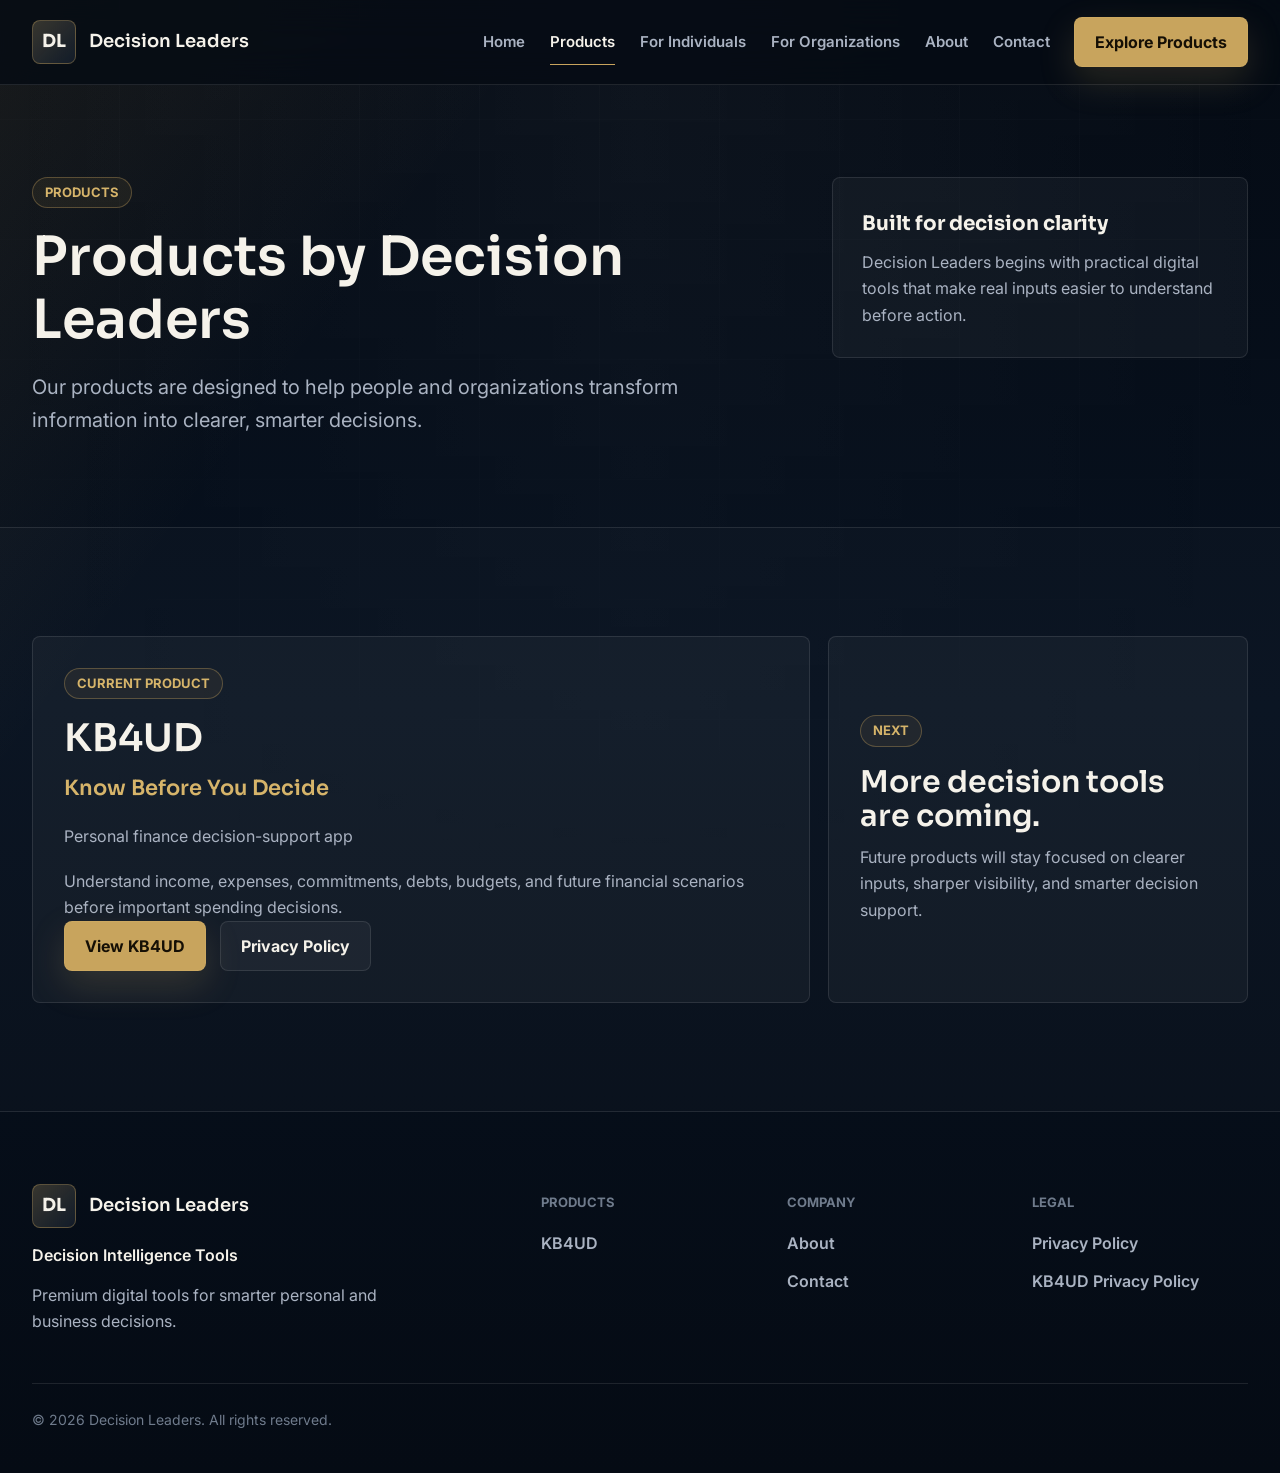
<file: products/index.html>
<!DOCTYPE html>
<html lang="en">
<head>
  <meta charset="UTF-8" />
  <meta name="viewport" content="width=device-width, initial-scale=1.0" />
  <title>Products by Decision Leaders</title>
  <meta name="description" content="Products by Decision Leaders help people and organizations transform information into clearer, smarter decisions." />
  <meta property="og:type" content="website" />
  <meta property="og:site_name" content="Decision Leaders" />
  <meta property="og:title" content="Products by Decision Leaders" />
  <meta property="og:description" content="Decision tools designed to transform information into clearer, smarter decisions." />
  <meta property="og:url" content="https://decisionleaders.org/products/" />
  <meta name="twitter:card" content="summary" />
  <link rel="canonical" href="https://decisionleaders.org/products/" />
  <link rel="icon" href="/assets/icons/favicon.svg" type="image/svg+xml" />
  <link rel="preconnect" href="https://fonts.googleapis.com" />
  <link rel="preconnect" href="https://fonts.gstatic.com" crossorigin />
  <link href="https://fonts.googleapis.com/css2?family=Inter:wght@400;500;600;700&family=Sora:wght@500;600;700&display=swap" rel="stylesheet" />
  <link rel="stylesheet" href="/assets/css/site.css" />
  <script src="/assets/js/site.js" defer></script>
</head>
<body>
  <a class="skip-link" href="#main-content">Skip to content</a>
  <header class="site-header">
    <div class="container header-shell">
      <a class="brand-logo" href="/" aria-label="Decision Leaders home">
        <!-- LogoPlaceholder: replace this span with an img.logo-image when the final SVG or PNG logo is ready. -->
        <span class="LogoPlaceholder logo-placeholder" aria-hidden="true">
          <span class="logo-mark">DL</span>
          <span class="logo-wordmark">Decision Leaders</span>
        </span>
      </a>
      <button class="nav-toggle" type="button" aria-expanded="false" aria-controls="site-navigation">
        <span class="sr-only">Open navigation</span>
        <span></span>
        <span></span>
        <span></span>
      </button>
      <nav class="site-nav" id="site-navigation" aria-label="Primary navigation">
        <a href="/">Home</a>
        <a href="/products/" aria-current="page">Products</a>
        <a href="/#individuals">For Individuals</a>
        <a href="/#organizations">For Organizations</a>
        <a href="/#about">About</a>
        <a href="/contact/">Contact</a>
        <a class="button button-primary nav-cta" href="/products/">Explore Products</a>
      </nav>
      <a class="button button-primary header-cta" href="/products/">Explore Products</a>
    </div>
  </header>

  <main id="main-content">
    <section class="page-hero">
      <div class="container page-hero-grid">
        <div class="reveal">
          <p class="eyebrow">Products</p>
          <h1>Products by Decision Leaders</h1>
          <p class="page-lead">Our products are designed to help people and organizations transform information into clearer, smarter decisions.</p>
        </div>
        <aside class="page-aside reveal">
          <strong>Built for decision clarity</strong>
          <p>Decision Leaders begins with practical digital tools that make real inputs easier to understand before action.</p>
        </aside>
      </div>
    </section>

    <section class="section products-band" aria-label="Decision Leaders products">
      <div class="container directory-grid">
        <article class="directory-card reveal">
          <div>
            <p class="product-kicker">Current product</p>
            <h2>KB4UD</h2>
            <p class="product-tagline">Know Before You Decide</p>
            <p>Personal finance decision-support app</p>
            <p>Understand income, expenses, commitments, debts, budgets, and future financial scenarios before important spending decisions.</p>
          </div>
          <div class="inline-actions">
            <a class="button button-primary" href="/products/kb4ud/">View KB4UD</a>
            <a class="button button-secondary" href="/kb4ud/privacy/">Privacy Policy</a>
          </div>
        </article>
        <article class="directory-card future-card reveal">
          <div>
            <p class="product-kicker">Next</p>
            <h2>More decision tools are coming.</h2>
            <p>Future products will stay focused on clearer inputs, sharper visibility, and smarter decision support.</p>
          </div>
        </article>
      </div>
    </section>
  </main>

  <footer class="site-footer">
    <div class="container footer-grid">
      <div class="footer-brand">
        <a class="brand-logo" href="/" aria-label="Decision Leaders home">
          <span class="LogoPlaceholder logo-placeholder" aria-hidden="true">
            <span class="logo-mark">DL</span>
            <span class="logo-wordmark">Decision Leaders</span>
          </span>
        </a>
        <p>Decision Intelligence Tools</p>
        <p>Premium digital tools for smarter personal and business decisions.</p>
      </div>
      <div>
        <h2>Products</h2>
        <a href="/products/kb4ud/">KB4UD</a>
      </div>
      <div>
        <h2>Company</h2>
        <a href="/#about">About</a>
        <a href="/contact/">Contact</a>
      </div>
      <div>
        <h2>Legal</h2>
        <a href="/privacy/">Privacy Policy</a>
        <a href="/kb4ud/privacy/">KB4UD Privacy Policy</a>
      </div>
    </div>
    <div class="container footer-meta">&copy; 2026 Decision Leaders. All rights reserved.</div>
  </footer>
</body>
</html>
</file>
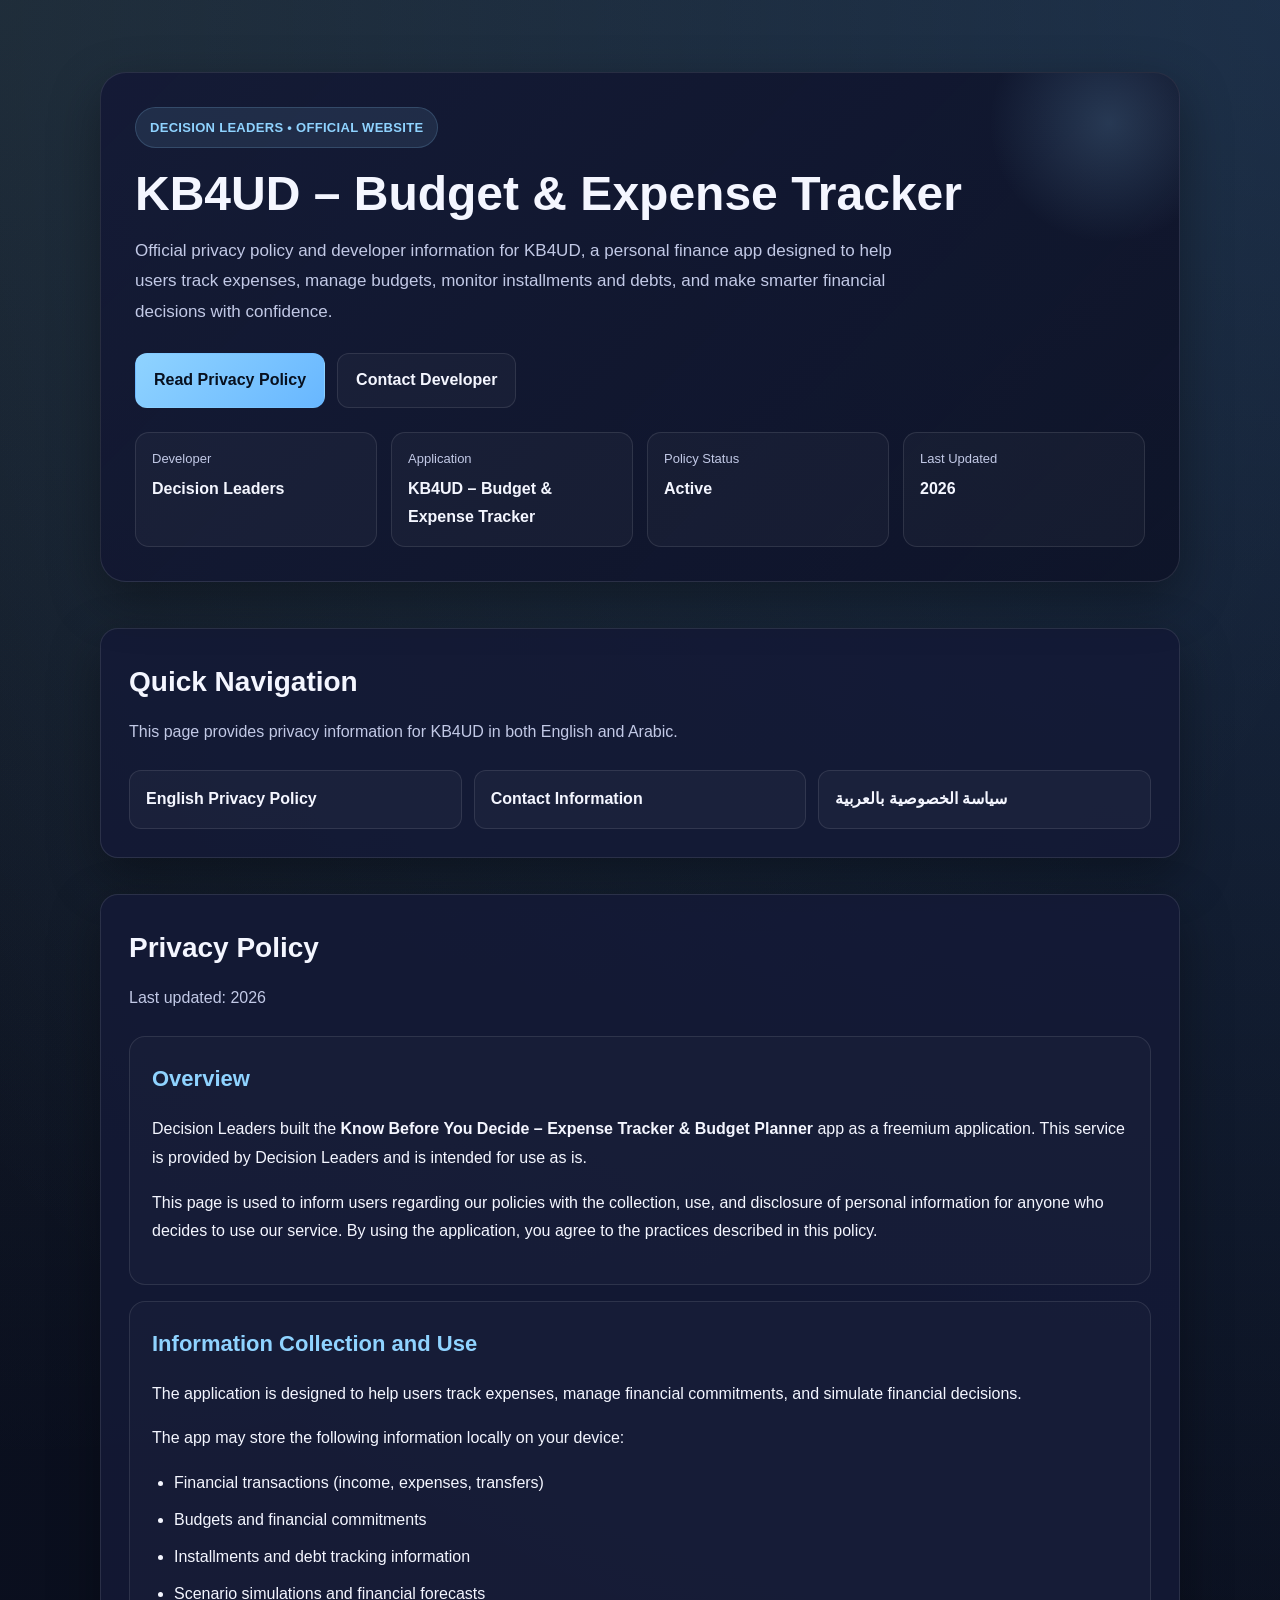
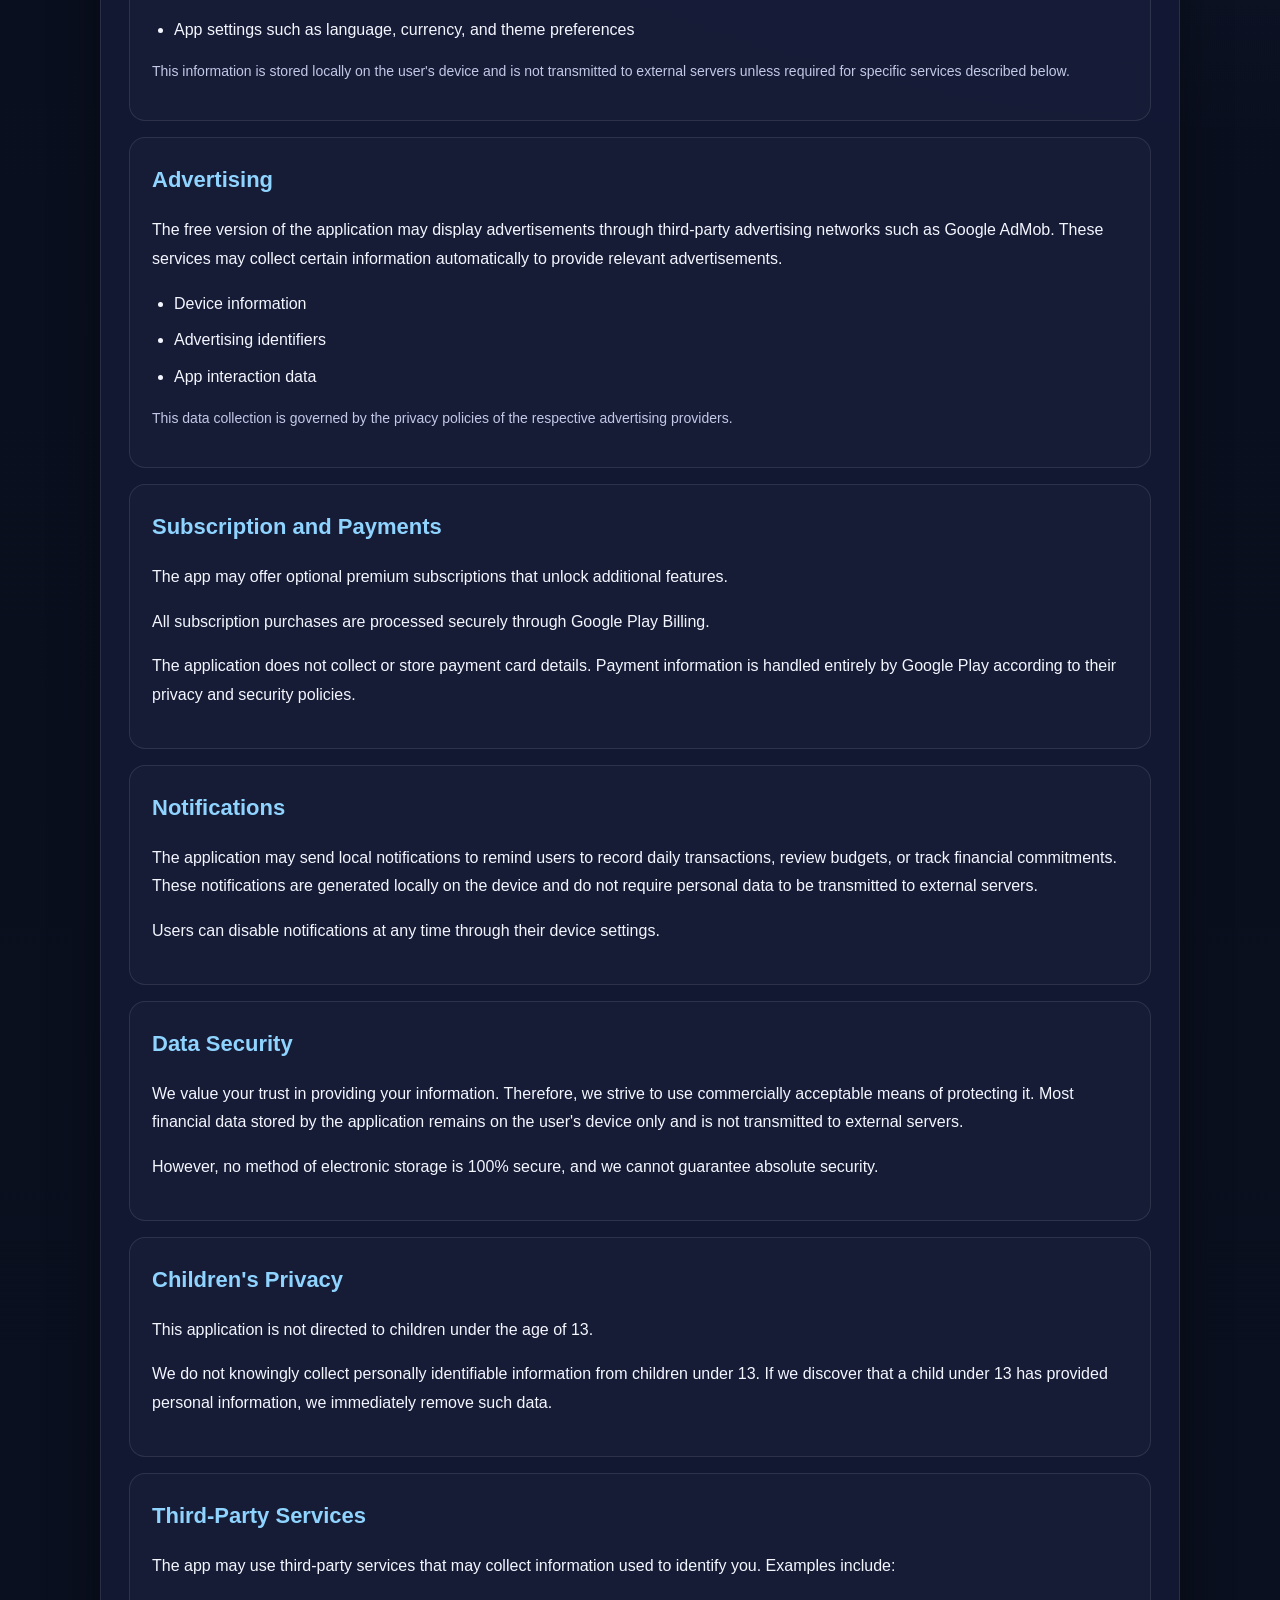
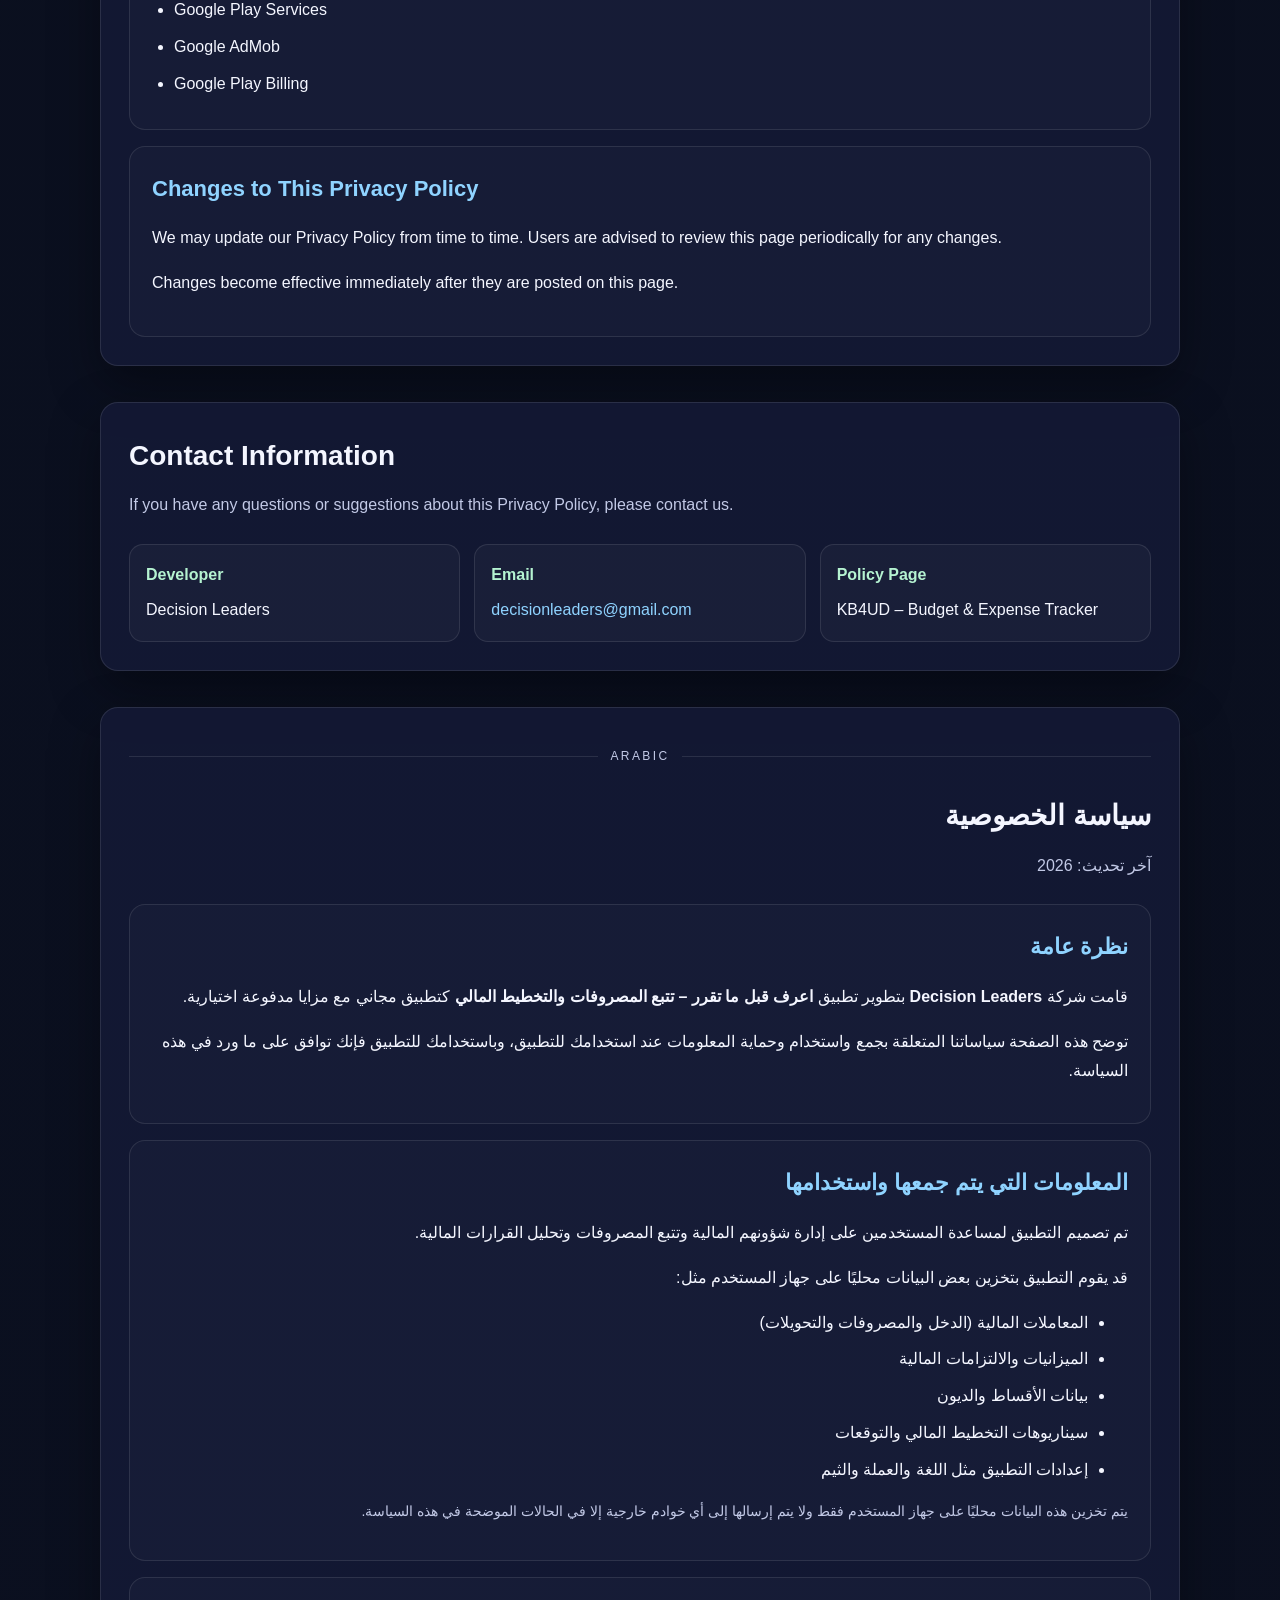
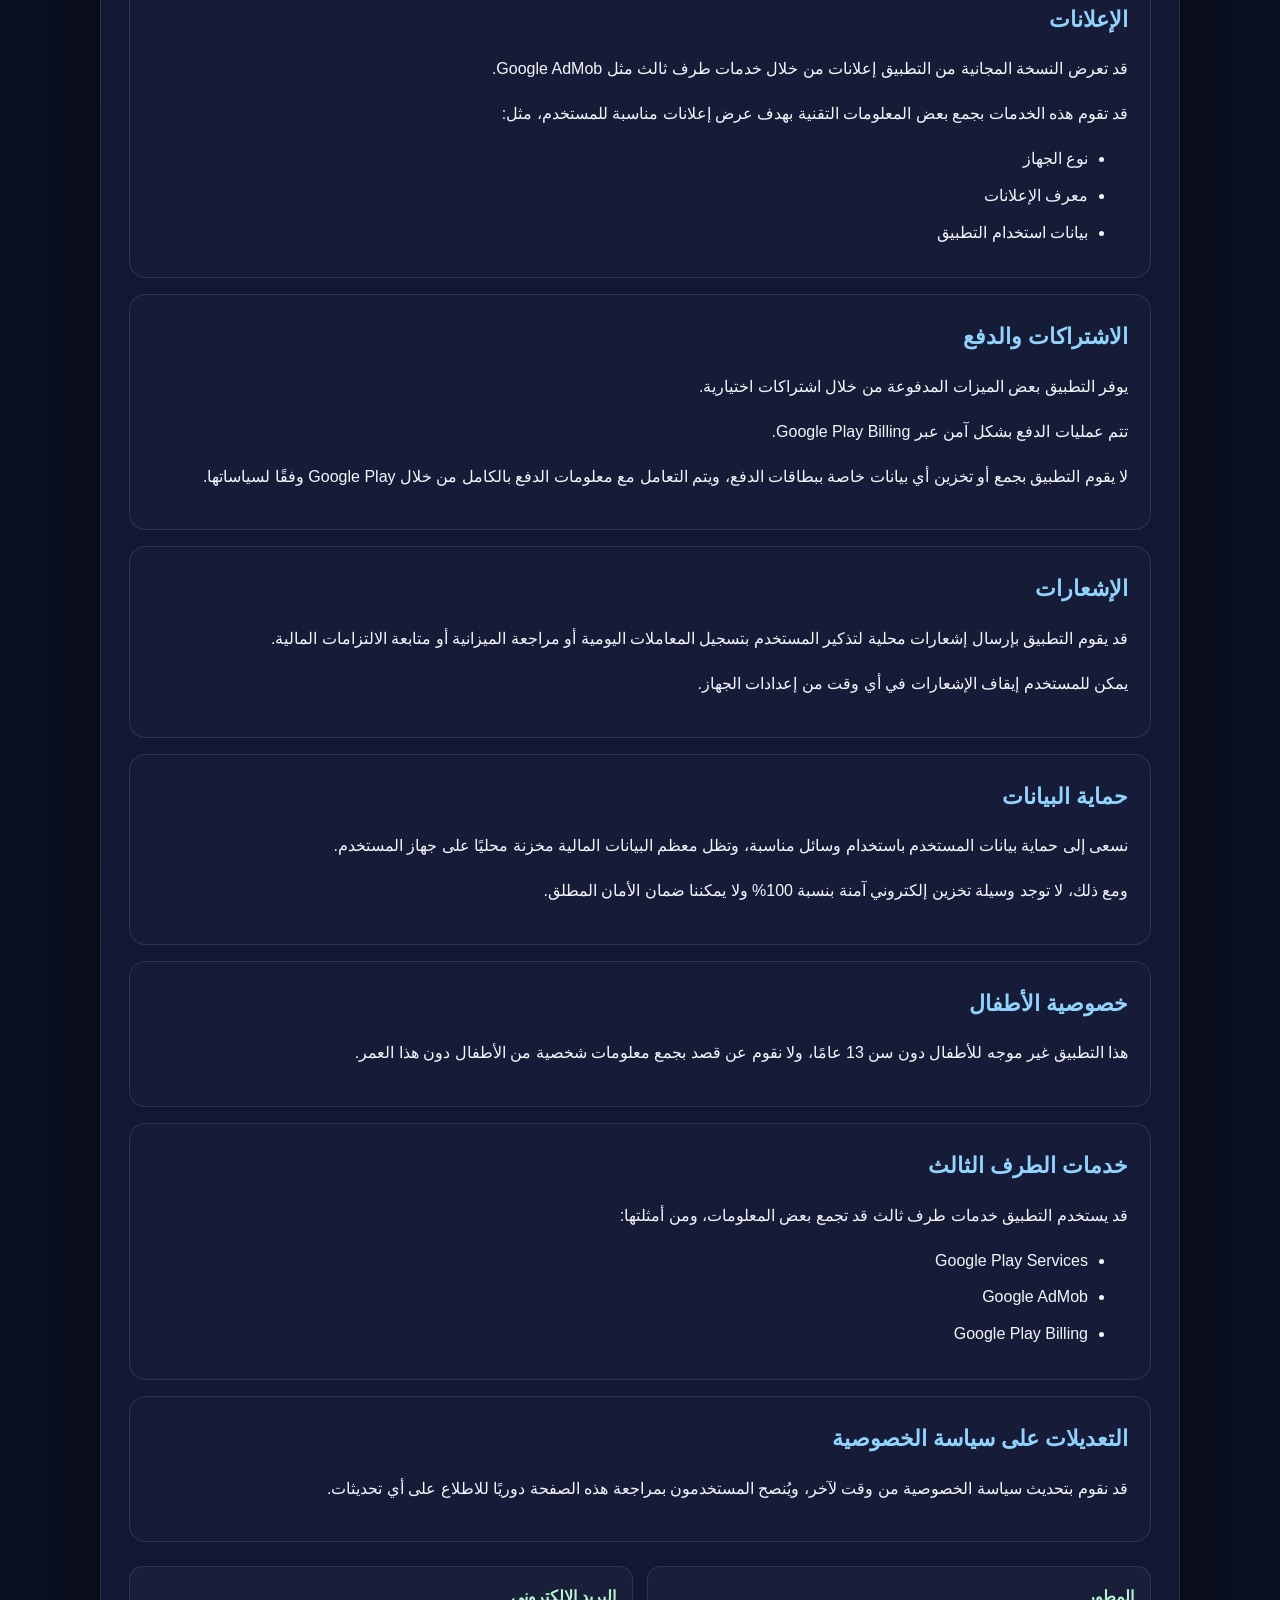
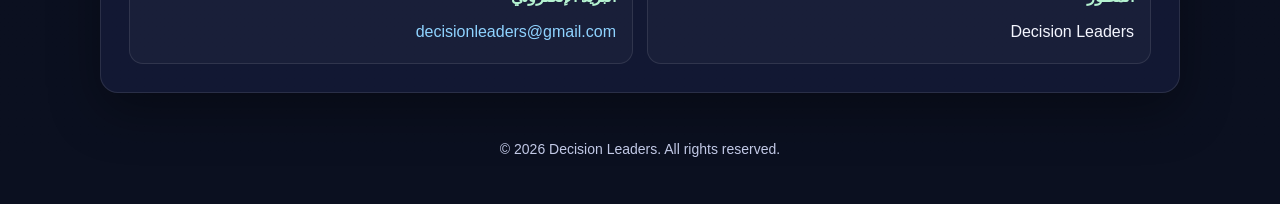
<file: kb4ud/privacy/index.html>
<!DOCTYPE html>
<html lang="en">
<head>
  <meta name="google-site-verification" content="u-IqusH7Ti-p5p3N-aw2PvXA-6Fw4B6RSEPvMMIlalk" />
  <meta charset="UTF-8" />
  <meta name="viewport" content="width=device-width, initial-scale=1.0" />
  <title>Decision Leaders | KB4UD Privacy Policy</title>
  <meta name="description" content="Decision Leaders official application privacy policy page for KB4UD – Budget & Expense Tracker." />
  <style>
    :root {
      --bg: #0b1020;
      --bg-soft: #141a36;
      --card: rgba(20, 26, 54, 0.88);
      --text: #f4f6ff;
      --muted: #c2c9e6;
      --line: rgba(255,255,255,0.10);
      --primary: #8fd3ff;
      --primary-2: #68b7ff;
      --accent: #b5f3d1;
      --shadow: 0 18px 50px rgba(0,0,0,0.35);
      --radius: 18px;
      --max: 1080px;
    }

    * { box-sizing: border-box; }

    html { scroll-behavior: smooth; }

    body {
      margin: 0;
      font-family: Arial, Helvetica, sans-serif;
      background:
        radial-gradient(circle at top right, rgba(104,183,255,0.18), transparent 26%),
        radial-gradient(circle at left top, rgba(181,243,209,0.10), transparent 22%),
        linear-gradient(180deg, #0a0f1e 0%, #0b1020 100%);
      color: var(--text);
      line-height: 1.8;
    }

    a {
      color: var(--primary);
      text-decoration: none;
    }

    a:hover { text-decoration: underline; }

    .wrap {
      width: min(var(--max), calc(100% - 32px));
      margin: 0 auto;
    }

    .hero {
      padding: 72px 0 28px;
    }

    .hero-card {
      background: linear-gradient(135deg, rgba(20,26,54,0.96), rgba(14,19,40,0.92));
      border: 1px solid var(--line);
      border-radius: 26px;
      box-shadow: var(--shadow);
      padding: 34px;
      overflow: hidden;
      position: relative;
    }

    .hero-card::after {
      content: "";
      position: absolute;
      width: 260px;
      height: 260px;
      right: -60px;
      top: -80px;
      background: radial-gradient(circle, rgba(143,211,255,0.18), transparent 65%);
      pointer-events: none;
    }

    .eyebrow {
      display: inline-flex;
      align-items: center;
      gap: 10px;
      padding: 8px 14px;
      border-radius: 999px;
      background: rgba(143,211,255,0.10);
      border: 1px solid rgba(143,211,255,0.18);
      color: var(--primary);
      font-size: 13px;
      font-weight: 700;
      letter-spacing: 0.3px;
      text-transform: uppercase;
    }

    h1, h2, h3 { margin-top: 0; }

    h1 {
      font-size: clamp(30px, 5vw, 48px);
      line-height: 1.15;
      margin: 18px 0 14px;
    }

    .hero p {
      color: var(--muted);
      max-width: 780px;
      margin: 0;
      font-size: 17px;
    }

    .hero-actions {
      display: flex;
      flex-wrap: wrap;
      gap: 12px;
      margin-top: 26px;
    }

    .btn {
      display: inline-flex;
      align-items: center;
      justify-content: center;
      padding: 12px 18px;
      border-radius: 12px;
      border: 1px solid transparent;
      font-weight: 700;
      transition: .2s ease;
    }

    .btn-primary {
      background: linear-gradient(135deg, var(--primary), var(--primary-2));
      color: #07101f;
    }

    .btn-secondary {
      border-color: var(--line);
      background: rgba(255,255,255,0.03);
      color: var(--text);
    }

    .btn:hover {
      transform: translateY(-1px);
      text-decoration: none;
    }

    .meta-grid {
      display: grid;
      grid-template-columns: repeat(auto-fit, minmax(210px, 1fr));
      gap: 14px;
      margin-top: 24px;
    }

    .meta-item {
      background: rgba(255,255,255,0.03);
      border: 1px solid var(--line);
      border-radius: 14px;
      padding: 14px 16px;
    }

    .meta-label {
      display: block;
      color: var(--muted);
      font-size: 13px;
      margin-bottom: 4px;
    }

    .meta-value {
      font-weight: 700;
      color: var(--text);
      word-break: break-word;
    }

    .section {
      padding: 18px 0;
    }

    .panel {
      background: var(--card);
      border: 1px solid var(--line);
      border-radius: var(--radius);
      box-shadow: var(--shadow);
      padding: 28px;
    }

    .section-title {
      font-size: 28px;
      margin-bottom: 10px;
    }

    .section-sub {
      color: var(--muted);
      margin-top: 0;
      margin-bottom: 24px;
    }

    .toc {
      display: grid;
      grid-template-columns: repeat(auto-fit, minmax(230px, 1fr));
      gap: 12px;
    }

    .toc a {
      display: block;
      background: rgba(255,255,255,0.03);
      border: 1px solid var(--line);
      border-radius: 12px;
      padding: 14px 16px;
      color: var(--text);
      font-weight: 700;
    }

    .toc a:hover {
      border-color: rgba(143,211,255,0.34);
      text-decoration: none;
    }

    .policy-grid {
      display: grid;
      grid-template-columns: 1fr;
      gap: 16px;
    }

    .policy-card {
      border: 1px solid var(--line);
      border-radius: 16px;
      padding: 22px;
      background: rgba(255,255,255,0.02);
    }

    .policy-card h3 {
      color: var(--primary);
      margin-bottom: 10px;
      font-size: 22px;
    }

    ul {
      margin: 12px 0 0;
      padding-left: 22px;
    }

    li { margin-bottom: 8px; }

    .contact-box {
      display: grid;
      grid-template-columns: repeat(auto-fit, minmax(240px, 1fr));
      gap: 14px;
      margin-top: 18px;
    }

    .contact-item {
      background: rgba(255,255,255,0.03);
      border: 1px solid var(--line);
      border-radius: 14px;
      padding: 16px;
    }

    .contact-item strong {
      display: block;
      margin-bottom: 6px;
      color: var(--accent);
    }

    .lang-divider {
      display: flex;
      align-items: center;
      gap: 12px;
      margin: 10px 0 24px;
      color: var(--muted);
      text-transform: uppercase;
      letter-spacing: 0.2em;
      font-size: 12px;
    }

    .lang-divider::before,
    .lang-divider::after {
      content: "";
      height: 1px;
      background: var(--line);
      flex: 1;
    }

    .ar {
      direction: rtl;
      text-align: right;
      font-family: Tahoma, Arial, sans-serif;
    }

    footer {
      padding: 26px 0 42px;
      color: var(--muted);
      text-align: center;
      font-size: 14px;
    }

    .small {
      color: var(--muted);
      font-size: 14px;
    }

    @media (max-width: 720px) {
      .hero { padding-top: 34px; }
      .hero-card, .panel { padding: 22px; }
      h1 { font-size: 32px; }
      .section-title { font-size: 24px; }
    }
  </style>
</head>
<body>
  <div class="wrap hero">
    <div class="hero-card">
      <div class="eyebrow">Decision Leaders • Official Website</div>
      <h1>KB4UD – Budget &amp; Expense Tracker</h1>
      <p>
        Official privacy policy and developer information for KB4UD, a personal finance app designed to help users track expenses,
        manage budgets, monitor installments and debts, and make smarter financial decisions with confidence.
      </p>

      <div class="hero-actions">
        <a class="btn btn-primary" href="#privacy-policy">Read Privacy Policy</a>
        <a class="btn btn-secondary" href="mailto:decisionleaders@gmail.com">Contact Developer</a>
      </div>

      <div class="meta-grid">
        <div class="meta-item">
          <span class="meta-label">Developer</span>
          <span class="meta-value">Decision Leaders</span>
        </div>
        <div class="meta-item">
          <span class="meta-label">Application</span>
          <span class="meta-value">KB4UD – Budget &amp; Expense Tracker</span>
        </div>
        <div class="meta-item">
          <span class="meta-label">Policy Status</span>
          <span class="meta-value">Active</span>
        </div>
        <div class="meta-item">
          <span class="meta-label">Last Updated</span>
          <span class="meta-value">2026</span>
        </div>
      </div>
    </div>
  </div>

  <div class="wrap section">
    <div class="panel">
      <h2 class="section-title">Quick Navigation</h2>
      <p class="section-sub">This page provides privacy information for KB4UD in both English and Arabic.</p>
      <div class="toc">
        <a href="#privacy-policy">English Privacy Policy</a>
        <a href="#contact">Contact Information</a>
        <a href="#privacy-policy-ar">سياسة الخصوصية بالعربية</a>
      </div>
    </div>
  </div>

  <div class="wrap section" id="privacy-policy">
    <div class="panel">
      <h2 class="section-title">Privacy Policy</h2>
      <p class="section-sub">Last updated: 2026</p>

      <div class="policy-grid">
        <div class="policy-card">
          <h3>Overview</h3>
          <p>
            Decision Leaders built the <strong>Know Before You Decide – Expense Tracker &amp; Budget Planner</strong> app as a freemium application.
            This service is provided by Decision Leaders and is intended for use as is.
          </p>
          <p>
            This page is used to inform users regarding our policies with the collection, use, and disclosure of personal information for anyone
            who decides to use our service. By using the application, you agree to the practices described in this policy.
          </p>
        </div>

        <div class="policy-card">
          <h3>Information Collection and Use</h3>
          <p>The application is designed to help users track expenses, manage financial commitments, and simulate financial decisions.</p>
          <p>The app may store the following information locally on your device:</p>
          <ul>
            <li>Financial transactions (income, expenses, transfers)</li>
            <li>Budgets and financial commitments</li>
            <li>Installments and debt tracking information</li>
            <li>Scenario simulations and financial forecasts</li>
            <li>App settings such as language, currency, and theme preferences</li>
          </ul>
          <p class="small">This information is stored locally on the user's device and is not transmitted to external servers unless required for specific services described below.</p>
        </div>

        <div class="policy-card">
          <h3>Advertising</h3>
          <p>
            The free version of the application may display advertisements through third-party advertising networks such as Google AdMob.
            These services may collect certain information automatically to provide relevant advertisements.
          </p>
          <ul>
            <li>Device information</li>
            <li>Advertising identifiers</li>
            <li>App interaction data</li>
          </ul>
          <p class="small">This data collection is governed by the privacy policies of the respective advertising providers.</p>
        </div>

        <div class="policy-card">
          <h3>Subscription and Payments</h3>
          <p>The app may offer optional premium subscriptions that unlock additional features.</p>
          <p>All subscription purchases are processed securely through Google Play Billing.</p>
          <p>The application does not collect or store payment card details. Payment information is handled entirely by Google Play according to their privacy and security policies.</p>
        </div>

        <div class="policy-card">
          <h3>Notifications</h3>
          <p>
            The application may send local notifications to remind users to record daily transactions, review budgets, or track financial commitments.
            These notifications are generated locally on the device and do not require personal data to be transmitted to external servers.
          </p>
          <p>Users can disable notifications at any time through their device settings.</p>
        </div>

        <div class="policy-card">
          <h3>Data Security</h3>
          <p>
            We value your trust in providing your information. Therefore, we strive to use commercially acceptable means of protecting it.
            Most financial data stored by the application remains on the user's device only and is not transmitted to external servers.
          </p>
          <p>However, no method of electronic storage is 100% secure, and we cannot guarantee absolute security.</p>
        </div>

        <div class="policy-card">
          <h3>Children's Privacy</h3>
          <p>This application is not directed to children under the age of 13.</p>
          <p>We do not knowingly collect personally identifiable information from children under 13. If we discover that a child under 13 has provided personal information, we immediately remove such data.</p>
        </div>

        <div class="policy-card">
          <h3>Third-Party Services</h3>
          <p>The app may use third-party services that may collect information used to identify you. Examples include:</p>
          <ul>
            <li>Google Play Services</li>
            <li>Google AdMob</li>
            <li>Google Play Billing</li>
          </ul>
        </div>

        <div class="policy-card">
          <h3>Changes to This Privacy Policy</h3>
          <p>We may update our Privacy Policy from time to time. Users are advised to review this page periodically for any changes.</p>
          <p>Changes become effective immediately after they are posted on this page.</p>
        </div>
      </div>
    </div>
  </div>

  <div class="wrap section" id="contact">
    <div class="panel">
      <h2 class="section-title">Contact Information</h2>
      <p class="section-sub">If you have any questions or suggestions about this Privacy Policy, please contact us.</p>
      <div class="contact-box">
        <div class="contact-item">
          <strong>Developer</strong>
          Decision Leaders
        </div>
        <div class="contact-item">
          <strong>Email</strong>
          <a href="mailto:decisionleaders@gmail.com">decisionleaders@gmail.com</a>
        </div>
        <div class="contact-item">
          <strong>Policy Page</strong>
          KB4UD – Budget &amp; Expense Tracker
        </div>
      </div>
    </div>
  </div>

  <div class="wrap section" id="privacy-policy-ar">
    <div class="panel ar">
      <div class="lang-divider">Arabic</div>
      <h2 class="section-title">سياسة الخصوصية</h2>
      <p class="section-sub">آخر تحديث: 2026</p>

      <div class="policy-grid">
        <div class="policy-card">
          <h3>نظرة عامة</h3>
          <p>
            قامت شركة <strong>Decision Leaders</strong> بتطوير تطبيق
            <strong>اعرف قبل ما تقرر – تتبع المصروفات والتخطيط المالي</strong>
            كتطبيق مجاني مع مزايا مدفوعة اختيارية.
          </p>
          <p>
            توضح هذه الصفحة سياساتنا المتعلقة بجمع واستخدام وحماية المعلومات عند استخدامك للتطبيق، وباستخدامك للتطبيق فإنك توافق على ما ورد في هذه السياسة.
          </p>
        </div>

        <div class="policy-card">
          <h3>المعلومات التي يتم جمعها واستخدامها</h3>
          <p>تم تصميم التطبيق لمساعدة المستخدمين على إدارة شؤونهم المالية وتتبع المصروفات وتحليل القرارات المالية.</p>
          <p>قد يقوم التطبيق بتخزين بعض البيانات محليًا على جهاز المستخدم مثل:</p>
          <ul>
            <li>المعاملات المالية (الدخل والمصروفات والتحويلات)</li>
            <li>الميزانيات والالتزامات المالية</li>
            <li>بيانات الأقساط والديون</li>
            <li>سيناريوهات التخطيط المالي والتوقعات</li>
            <li>إعدادات التطبيق مثل اللغة والعملة والثيم</li>
          </ul>
          <p class="small">يتم تخزين هذه البيانات محليًا على جهاز المستخدم فقط ولا يتم إرسالها إلى أي خوادم خارجية إلا في الحالات الموضحة في هذه السياسة.</p>
        </div>

        <div class="policy-card">
          <h3>الإعلانات</h3>
          <p>قد تعرض النسخة المجانية من التطبيق إعلانات من خلال خدمات طرف ثالث مثل Google AdMob.</p>
          <p>قد تقوم هذه الخدمات بجمع بعض المعلومات التقنية بهدف عرض إعلانات مناسبة للمستخدم، مثل:</p>
          <ul>
            <li>نوع الجهاز</li>
            <li>معرف الإعلانات</li>
            <li>بيانات استخدام التطبيق</li>
          </ul>
        </div>

        <div class="policy-card">
          <h3>الاشتراكات والدفع</h3>
          <p>يوفر التطبيق بعض الميزات المدفوعة من خلال اشتراكات اختيارية.</p>
          <p>تتم عمليات الدفع بشكل آمن عبر Google Play Billing.</p>
          <p>لا يقوم التطبيق بجمع أو تخزين أي بيانات خاصة ببطاقات الدفع، ويتم التعامل مع معلومات الدفع بالكامل من خلال Google Play وفقًا لسياساتها.</p>
        </div>

        <div class="policy-card">
          <h3>الإشعارات</h3>
          <p>قد يقوم التطبيق بإرسال إشعارات محلية لتذكير المستخدم بتسجيل المعاملات اليومية أو مراجعة الميزانية أو متابعة الالتزامات المالية.</p>
          <p>يمكن للمستخدم إيقاف الإشعارات في أي وقت من إعدادات الجهاز.</p>
        </div>

        <div class="policy-card">
          <h3>حماية البيانات</h3>
          <p>نسعى إلى حماية بيانات المستخدم باستخدام وسائل مناسبة، وتظل معظم البيانات المالية مخزنة محليًا على جهاز المستخدم.</p>
          <p>ومع ذلك، لا توجد وسيلة تخزين إلكتروني آمنة بنسبة 100% ولا يمكننا ضمان الأمان المطلق.</p>
        </div>

        <div class="policy-card">
          <h3>خصوصية الأطفال</h3>
          <p>هذا التطبيق غير موجه للأطفال دون سن 13 عامًا، ولا نقوم عن قصد بجمع معلومات شخصية من الأطفال دون هذا العمر.</p>
        </div>

        <div class="policy-card">
          <h3>خدمات الطرف الثالث</h3>
          <p>قد يستخدم التطبيق خدمات طرف ثالث قد تجمع بعض المعلومات، ومن أمثلتها:</p>
          <ul>
            <li>Google Play Services</li>
            <li>Google AdMob</li>
            <li>Google Play Billing</li>
          </ul>
        </div>

        <div class="policy-card">
          <h3>التعديلات على سياسة الخصوصية</h3>
          <p>قد نقوم بتحديث سياسة الخصوصية من وقت لآخر، ويُنصح المستخدمون بمراجعة هذه الصفحة دوريًا للاطلاع على أي تحديثات.</p>
        </div>
      </div>

      <div class="contact-box" style="margin-top:24px;">
        <div class="contact-item">
          <strong>المطور</strong>
          Decision Leaders
        </div>
        <div class="contact-item">
          <strong>البريد الإلكتروني</strong>
          <a href="mailto:decisionleaders@gmail.com">decisionleaders@gmail.com</a>
        </div>
      </div>
    </div>
  </div>

  <footer>
    © 2026 Decision Leaders. All rights reserved.
  </footer>
</body>
</html>
</file>
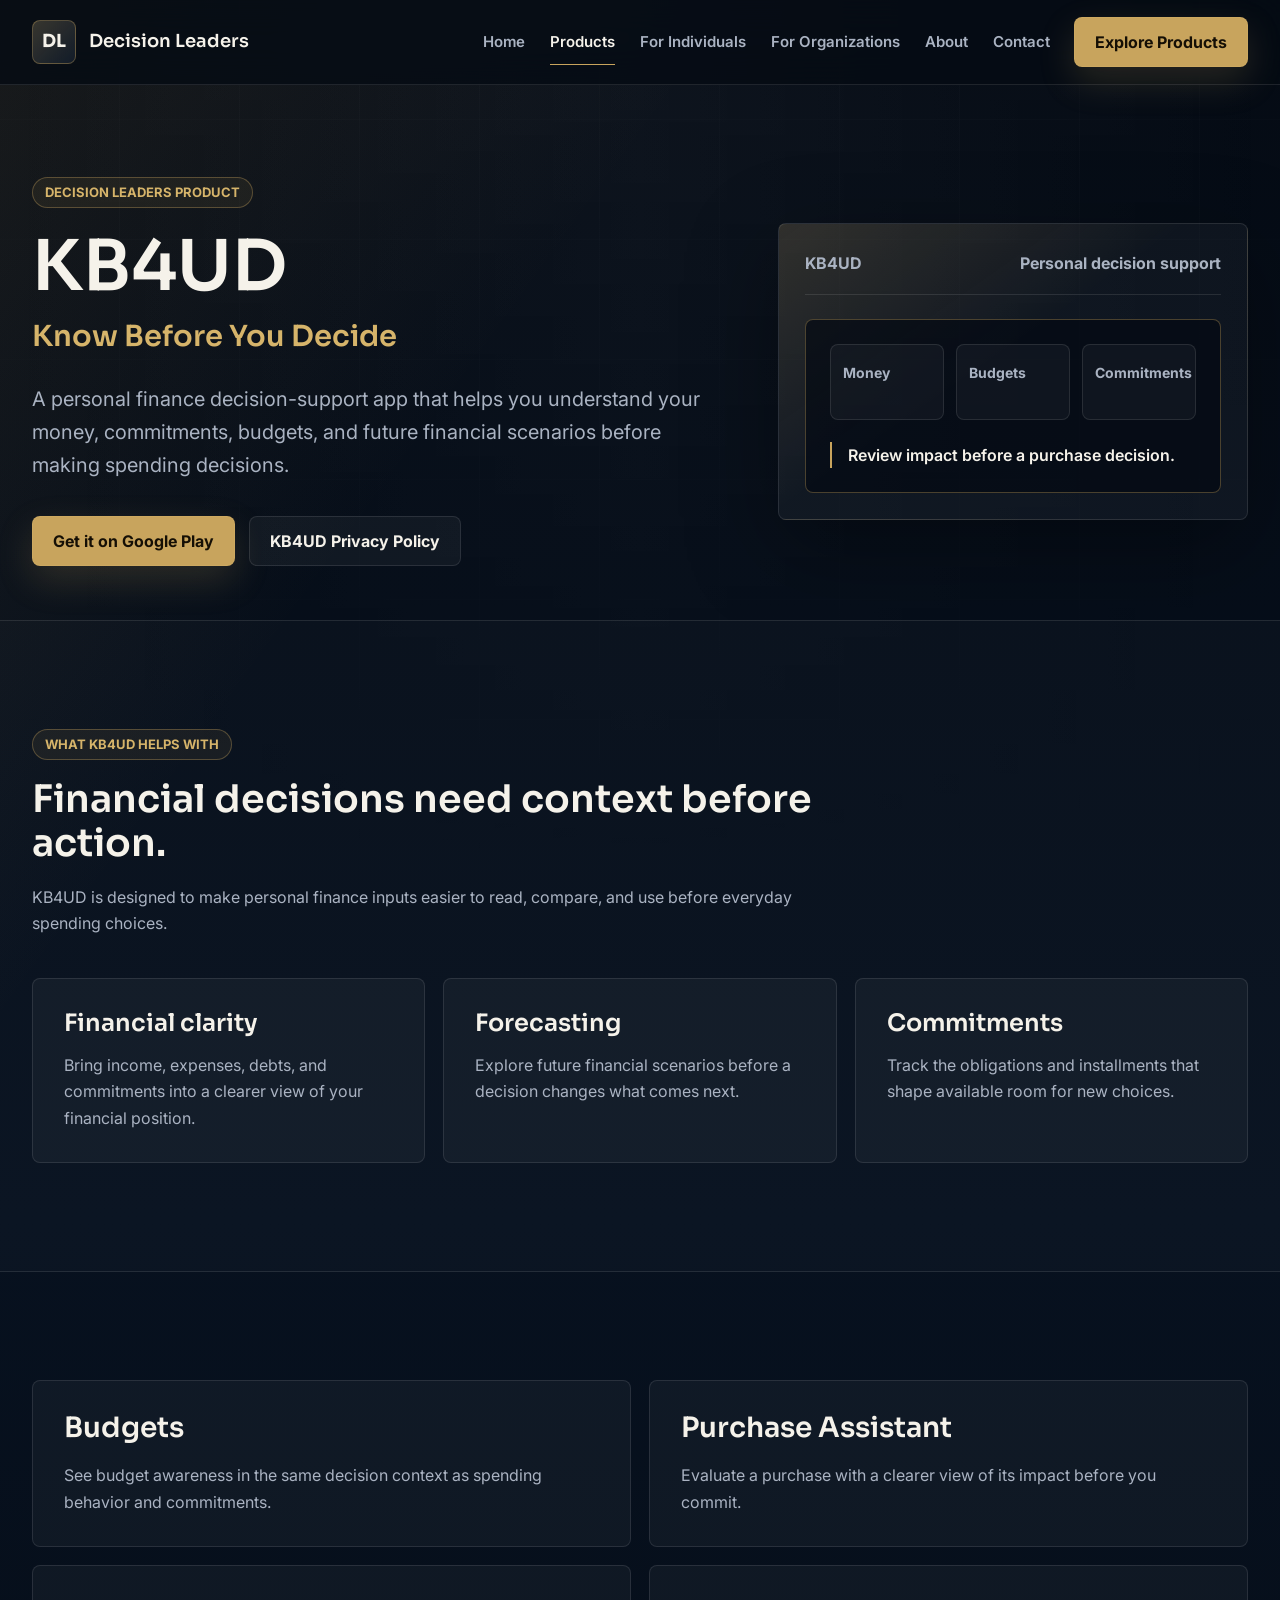
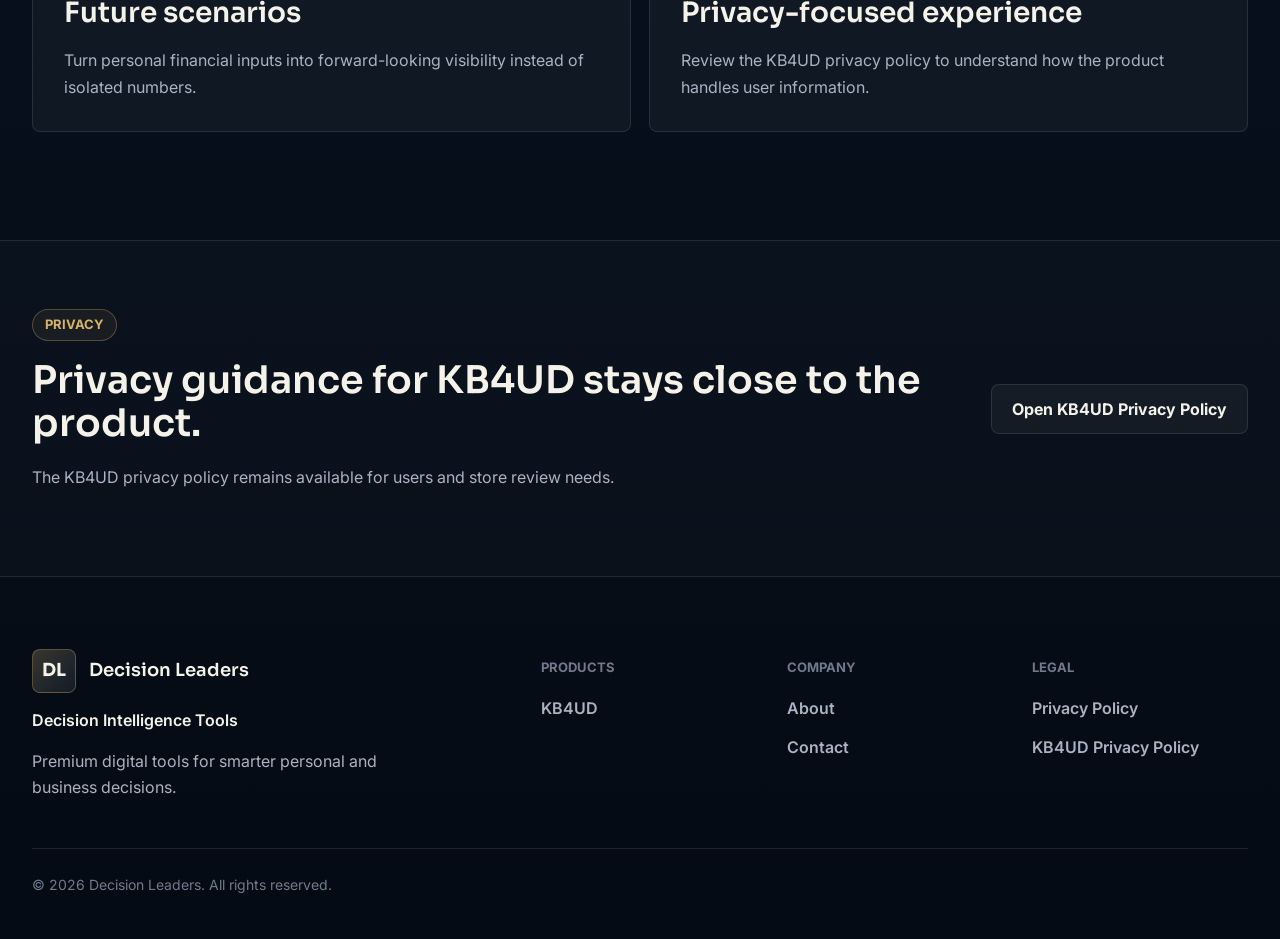
<file: products/kb4ud/index.html>
<!DOCTYPE html>
<html lang="en">
<head>
  <meta charset="UTF-8" />
  <meta name="viewport" content="width=device-width, initial-scale=1.0" />
  <title>KB4UD | Know Before You Decide</title>
  <meta name="description" content="KB4UD is a personal finance decision-support app from Decision Leaders for clarity over money, budgets, commitments, and future scenarios." />
  <meta property="og:type" content="website" />
  <meta property="og:site_name" content="Decision Leaders" />
  <meta property="og:title" content="KB4UD | Know Before You Decide" />
  <meta property="og:description" content="A personal finance decision-support app that helps users understand their money before spending decisions." />
  <meta property="og:url" content="https://decisionleaders.org/products/kb4ud/" />
  <meta name="twitter:card" content="summary" />
  <link rel="canonical" href="https://decisionleaders.org/products/kb4ud/" />
  <link rel="icon" href="/assets/icons/favicon.svg" type="image/svg+xml" />
  <link rel="preconnect" href="https://fonts.googleapis.com" />
  <link rel="preconnect" href="https://fonts.gstatic.com" crossorigin />
  <link href="https://fonts.googleapis.com/css2?family=Inter:wght@400;500;600;700&family=Sora:wght@500;600;700&display=swap" rel="stylesheet" />
  <link rel="stylesheet" href="/assets/css/site.css" />
  <script src="/assets/js/site.js" defer></script>
</head>
<body>
  <a class="skip-link" href="#main-content">Skip to content</a>
  <header class="site-header">
    <div class="container header-shell">
      <a class="brand-logo" href="/" aria-label="Decision Leaders home">
        <!-- LogoPlaceholder: replace this span with an img.logo-image when the final SVG or PNG logo is ready. -->
        <span class="LogoPlaceholder logo-placeholder" aria-hidden="true">
          <span class="logo-mark">DL</span>
          <span class="logo-wordmark">Decision Leaders</span>
        </span>
      </a>
      <button class="nav-toggle" type="button" aria-expanded="false" aria-controls="site-navigation">
        <span class="sr-only">Open navigation</span>
        <span></span>
        <span></span>
        <span></span>
      </button>
      <nav class="site-nav" id="site-navigation" aria-label="Primary navigation">
        <a href="/">Home</a>
        <a href="/products/" aria-current="page">Products</a>
        <a href="/#individuals">For Individuals</a>
        <a href="/#organizations">For Organizations</a>
        <a href="/#about">About</a>
        <a href="/contact/">Contact</a>
        <a class="button button-primary nav-cta" href="/products/">Explore Products</a>
      </nav>
      <a class="button button-primary header-cta" href="/products/">Explore Products</a>
    </div>
  </header>

  <main id="main-content">
    <section class="page-hero product-page-hero">
      <div class="container product-hero-grid">
        <div class="reveal">
          <p class="eyebrow">Decision Leaders product</p>
          <h1>KB4UD</h1>
          <p class="product-tagline">Know Before You Decide</p>
          <p class="page-lead">A personal finance decision-support app that helps you understand your money, commitments, budgets, and future financial scenarios before making spending decisions.</p>
          <div class="hero-actions" id="google-play">
            <a class="button button-primary" href="#google-play" data-google-play-link>Get it on Google Play</a>
            <a class="button button-secondary" href="/kb4ud/privacy/">KB4UD Privacy Policy</a>
          </div>
        </div>
        <div class="product-stage reveal" aria-hidden="true">
          <div class="stage-header">
            <span>KB4UD</span>
            <span>Personal decision support</span>
          </div>
          <div class="stage-card">
            <div class="stage-row">
              <span>Money</span>
              <span>Budgets</span>
              <span>Commitments</span>
            </div>
            <div class="stage-purchase">Review impact before a purchase decision.</div>
          </div>
        </div>
      </div>
    </section>

    <section class="section products-band" aria-labelledby="helps-title">
      <div class="container">
        <div class="section-intro reveal">
          <p class="eyebrow">What KB4UD helps with</p>
          <h2 id="helps-title">Financial decisions need context before action.</h2>
          <p>KB4UD is designed to make personal finance inputs easier to read, compare, and use before everyday spending choices.</p>
        </div>
        <div class="support-grid">
          <article class="support-card reveal">
            <h3>Financial clarity</h3>
            <p>Bring income, expenses, debts, and commitments into a clearer view of your financial position.</p>
          </article>
          <article class="support-card reveal">
            <h3>Forecasting</h3>
            <p>Explore future financial scenarios before a decision changes what comes next.</p>
          </article>
          <article class="support-card reveal">
            <h3>Commitments</h3>
            <p>Track the obligations and installments that shape available room for new choices.</p>
          </article>
        </div>
      </div>
    </section>

    <section class="section" aria-label="KB4UD capability details">
      <div class="container signal-grid">
        <article class="product-signal-card reveal">
          <h2>Budgets</h2>
          <p>See budget awareness in the same decision context as spending behavior and commitments.</p>
        </article>
        <article class="product-signal-card reveal">
          <h2>Purchase Assistant</h2>
          <p>Evaluate a purchase with a clearer view of its impact before you commit.</p>
        </article>
        <article class="product-signal-card reveal">
          <h2>Future scenarios</h2>
          <p>Turn personal financial inputs into forward-looking visibility instead of isolated numbers.</p>
        </article>
        <article class="product-signal-card reveal">
          <h2>Privacy-focused experience</h2>
          <p>Review the KB4UD privacy policy to understand how the product handles user information.</p>
        </article>
      </div>
    </section>

    <section class="privacy-callout reveal" aria-labelledby="privacy-title">
      <div class="container privacy-callout-shell">
        <div>
          <p class="eyebrow">Privacy</p>
          <h2 id="privacy-title">Privacy guidance for KB4UD stays close to the product.</h2>
          <p>The KB4UD privacy policy remains available for users and store review needs.</p>
        </div>
        <a class="button button-secondary" href="/kb4ud/privacy/">Open KB4UD Privacy Policy</a>
      </div>
    </section>
  </main>

  <footer class="site-footer">
    <div class="container footer-grid">
      <div class="footer-brand">
        <a class="brand-logo" href="/" aria-label="Decision Leaders home">
          <span class="LogoPlaceholder logo-placeholder" aria-hidden="true">
            <span class="logo-mark">DL</span>
            <span class="logo-wordmark">Decision Leaders</span>
          </span>
        </a>
        <p>Decision Intelligence Tools</p>
        <p>Premium digital tools for smarter personal and business decisions.</p>
      </div>
      <div>
        <h2>Products</h2>
        <a href="/products/kb4ud/">KB4UD</a>
      </div>
      <div>
        <h2>Company</h2>
        <a href="/#about">About</a>
        <a href="/contact/">Contact</a>
      </div>
      <div>
        <h2>Legal</h2>
        <a href="/privacy/">Privacy Policy</a>
        <a href="/kb4ud/privacy/">KB4UD Privacy Policy</a>
      </div>
    </div>
    <div class="container footer-meta">&copy; 2026 Decision Leaders. All rights reserved.</div>
  </footer>
</body>
</html>
</file>
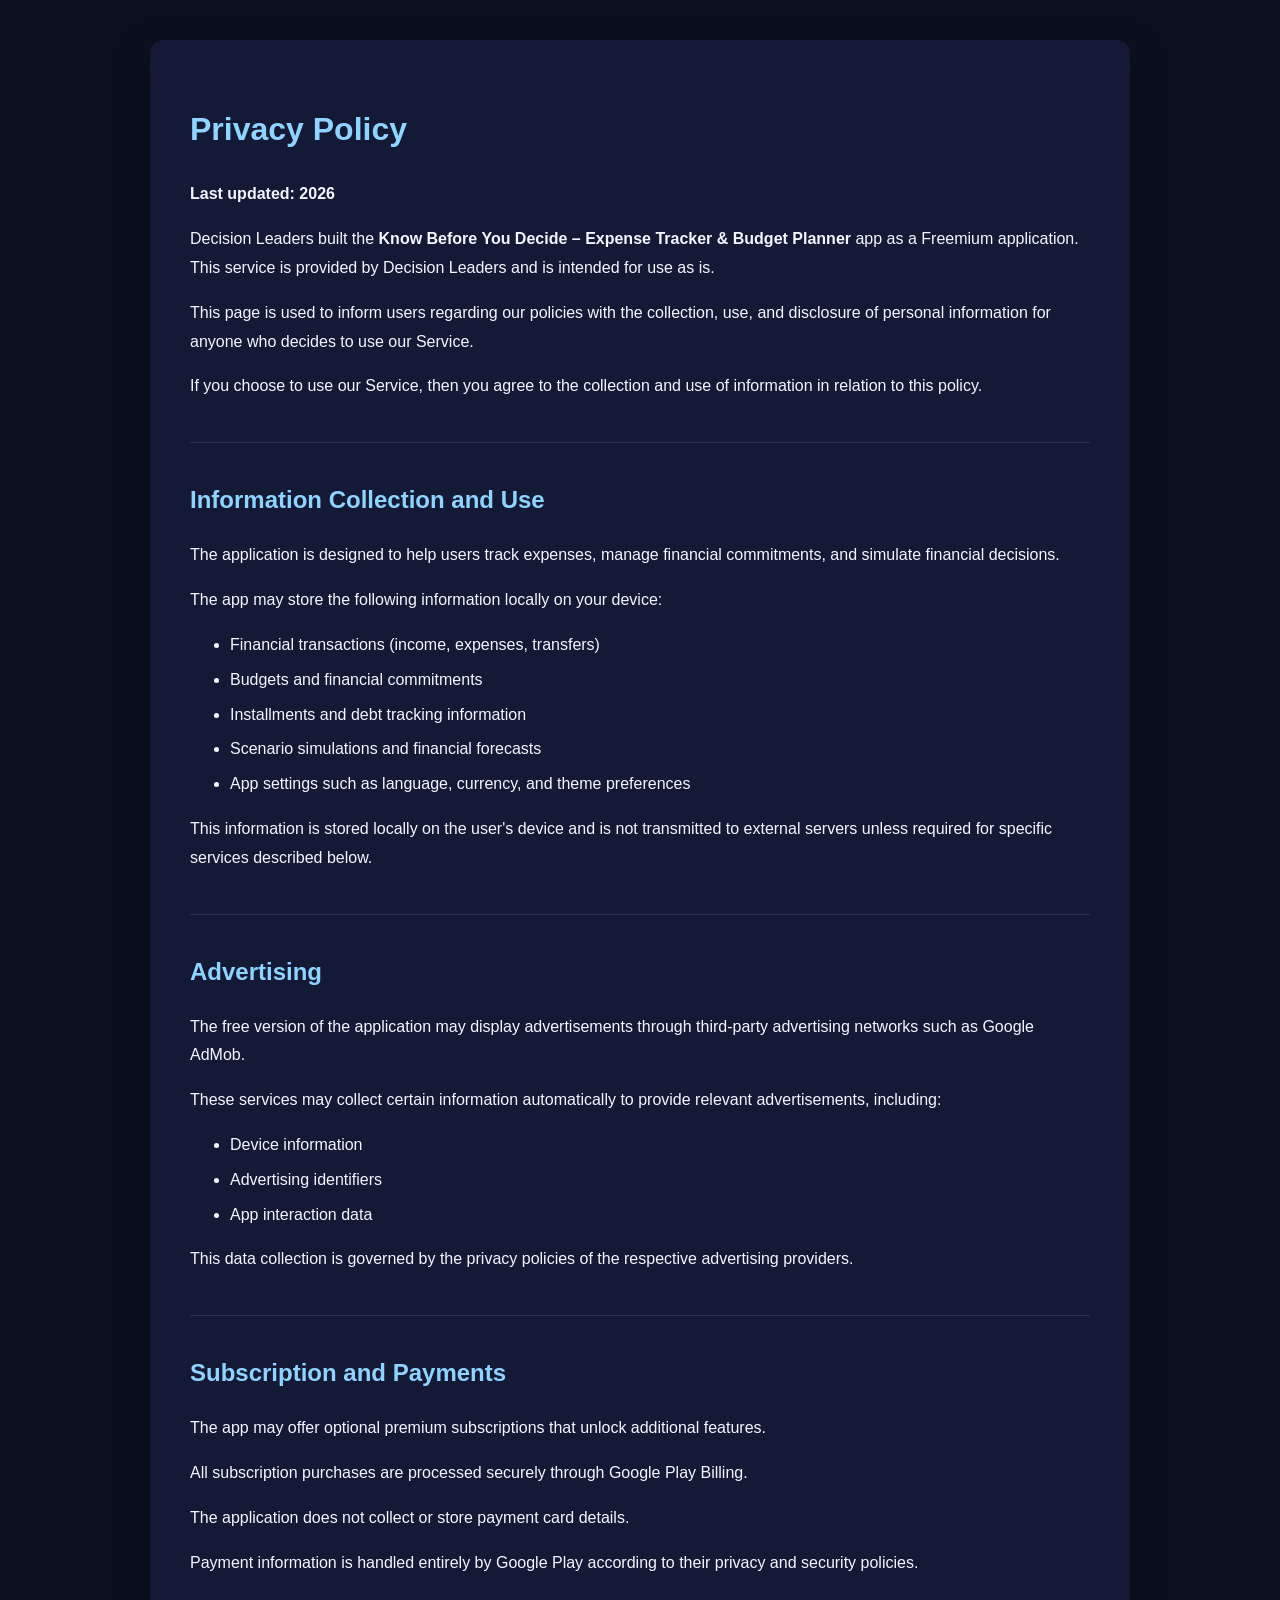
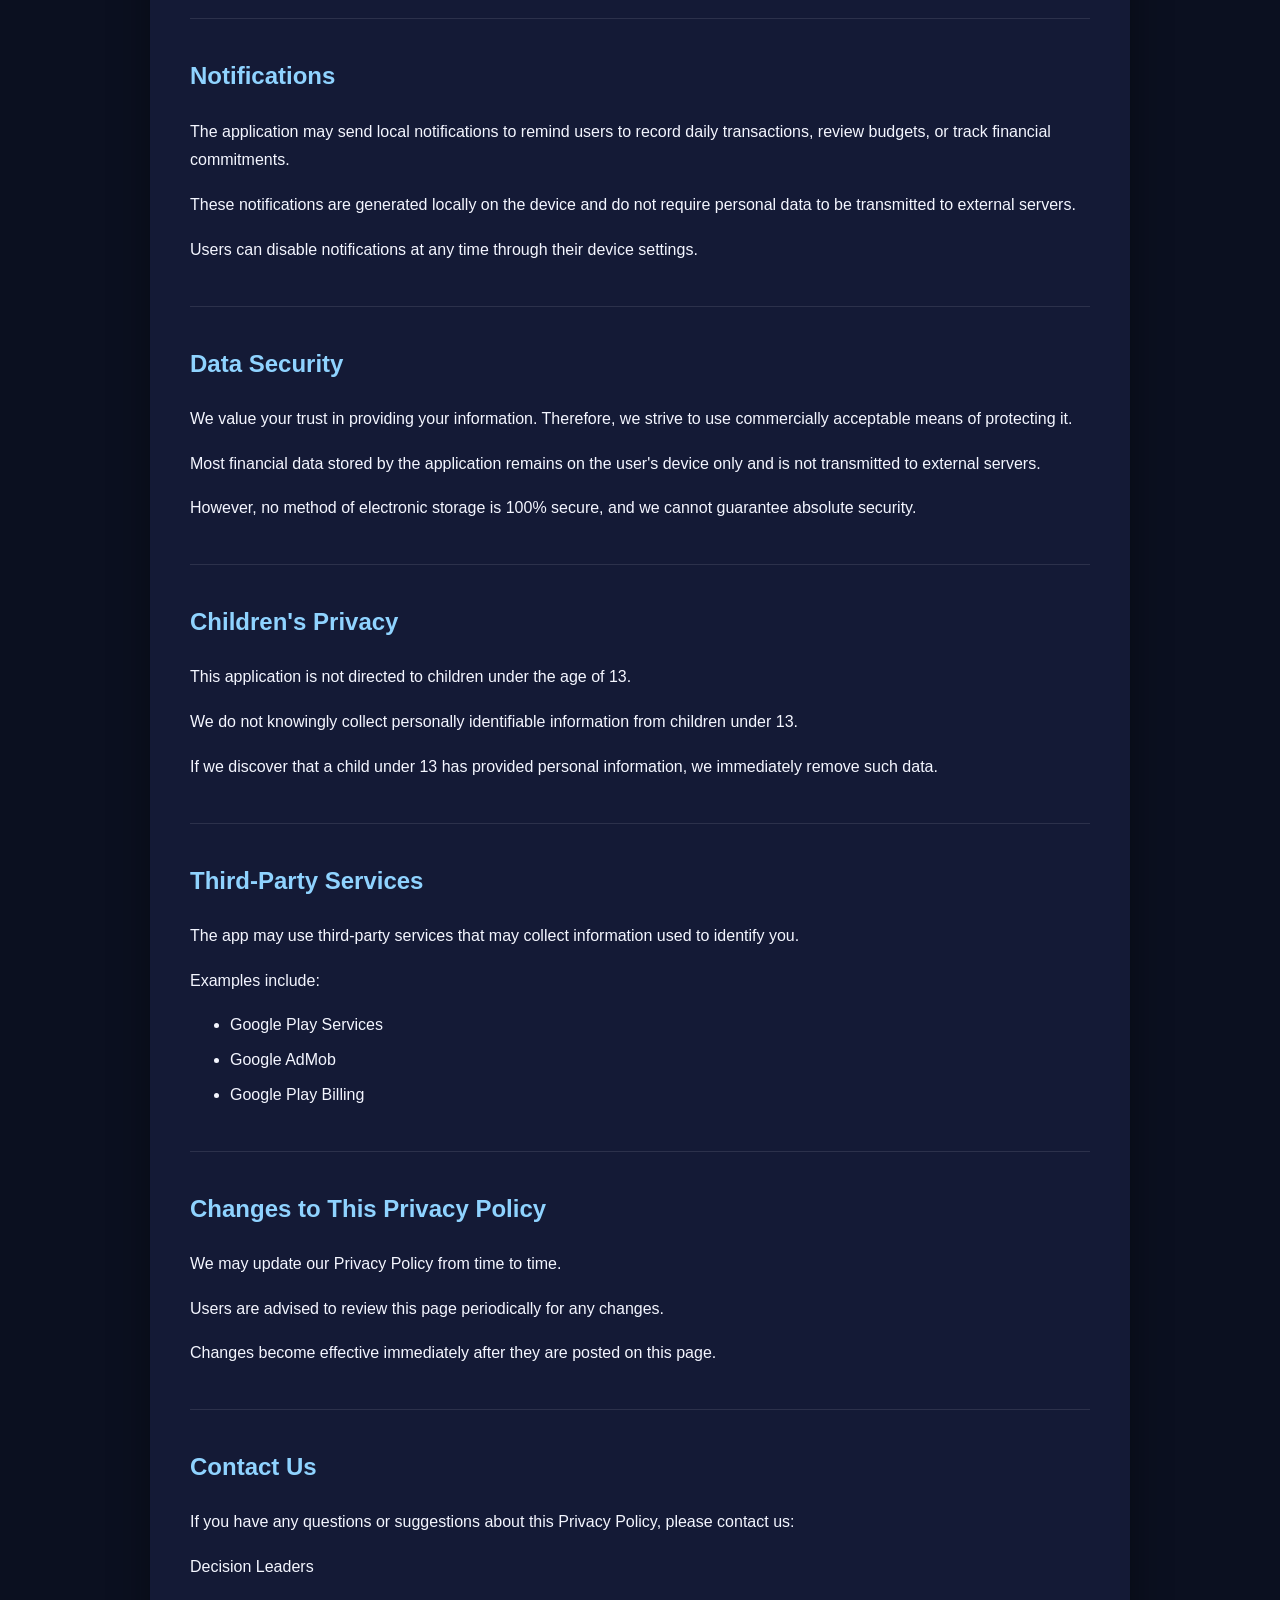
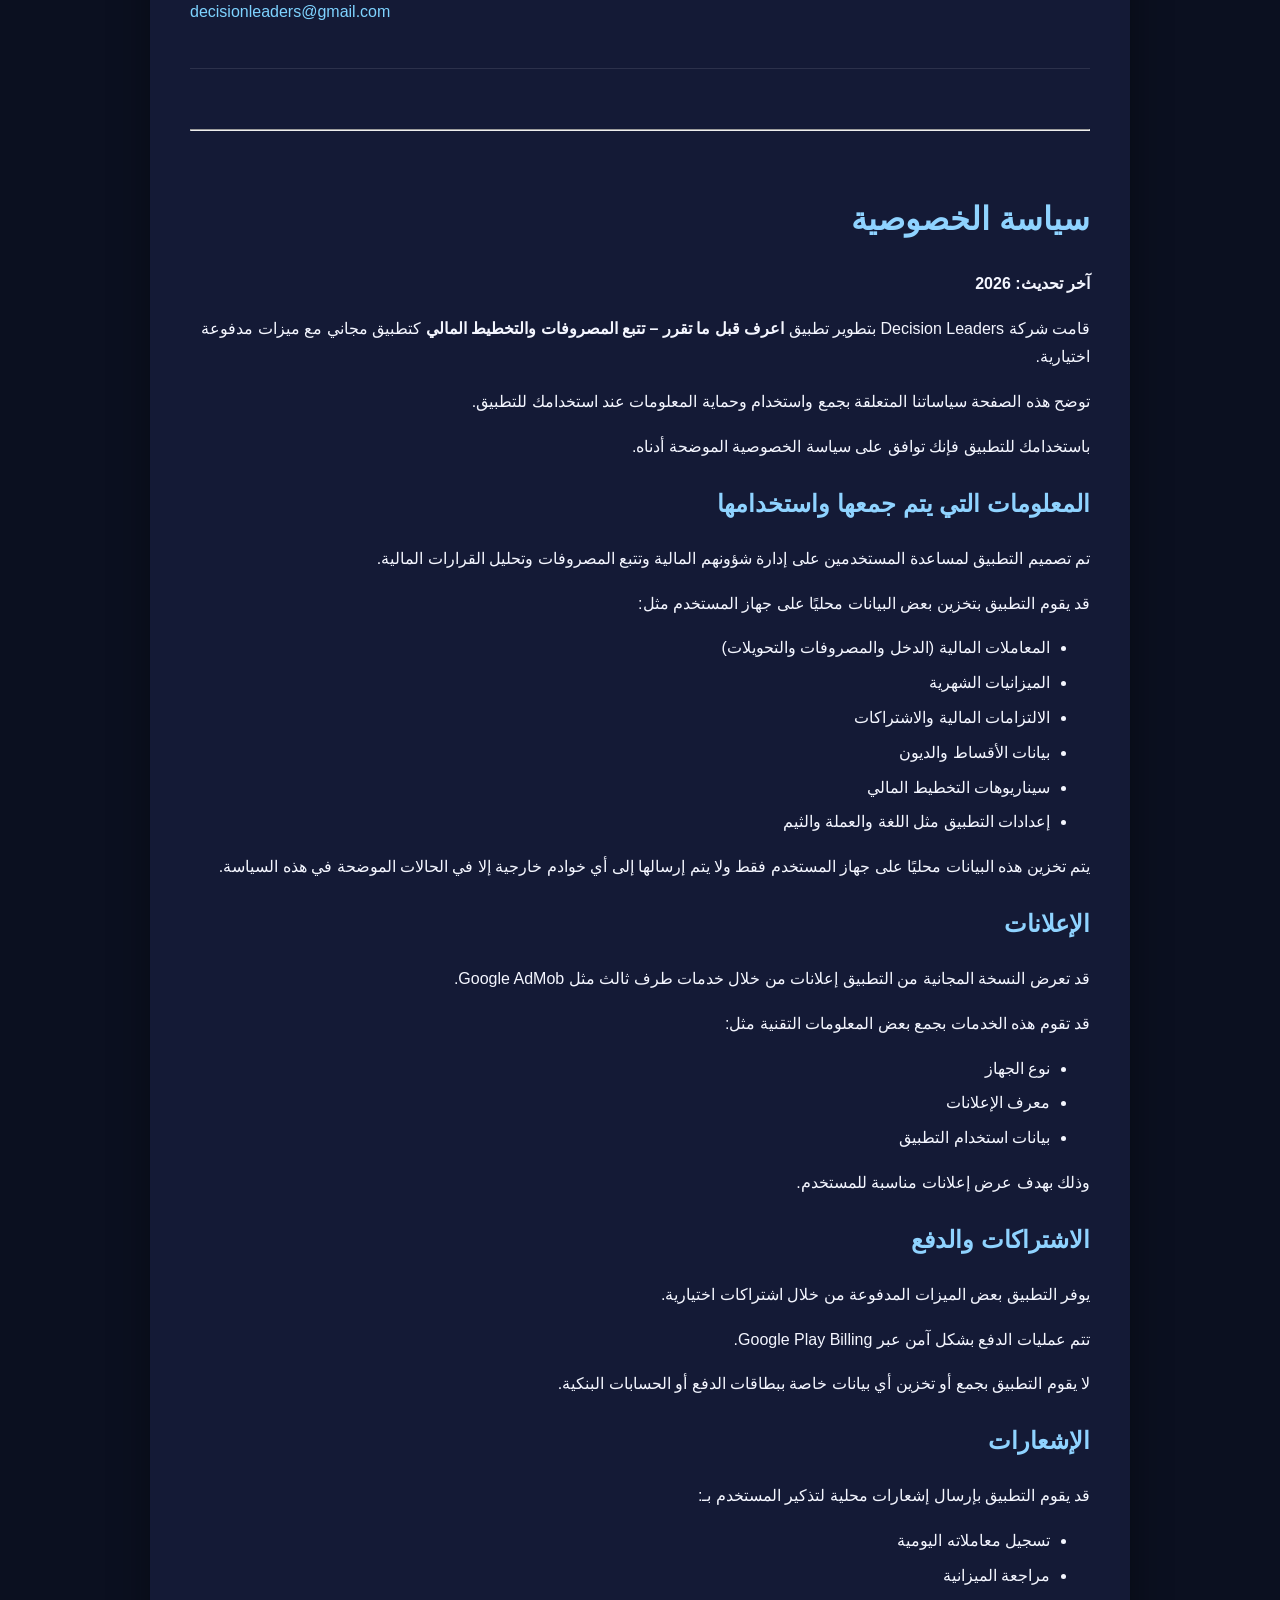
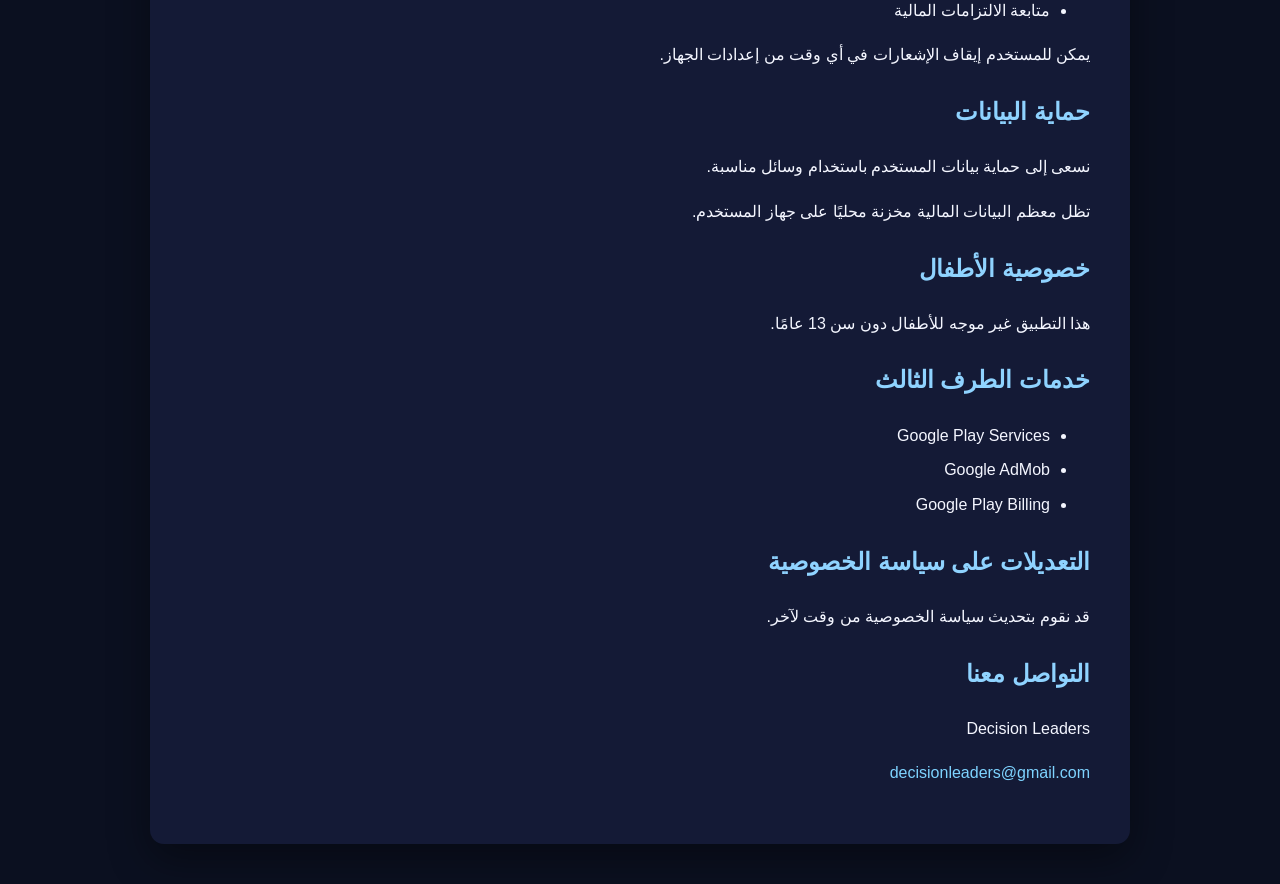
<file: Privacy Policy - Know Before You Decide.html>
<!DOCTYPE html>
<html lang="en"><head>
<meta http-equiv="content-type" content="text/html; charset=UTF-8">
<meta charset="UTF-8">
<meta name="viewport" content="width=device-width, initial-scale=1.0">
<title>Privacy Policy - Know Before You Decide</title>

<style>
body{
font-family: Arial, sans-serif;
background:#0b1020;
color:#f4f6ff;
margin:0;
padding:40px;
line-height:1.8;
}

.container{
max-width:900px;
margin:auto;
background:#141a36;
padding:40px;
border-radius:14px;
box-shadow:0 15px 40px rgba(0,0,0,0.4);
}

h1,h2{
color:#8fd3ff;
}

.section{
margin-bottom:35px;
border-bottom:1px solid rgba(255,255,255,0.1);
padding-bottom:25px;
}

.ar{
direction:rtl;
text-align:right;
font-family:Tahoma, Arial, sans-serif;
}

ul{
margin-top:10px;
}

li{
margin-bottom:6px;
}

.email{
color:#7ed3ff;
}

</style>
</head>

<body>

<div class="container">

<h1>Privacy Policy</h1>
<p><strong>Last updated: 2026</strong></p>

<div class="section">
<p>
Decision Leaders built the <strong>Know Before You Decide – Expense Tracker &amp; Budget Planner</strong> app as a Freemium application. 
This service is provided by Decision Leaders and is intended for use as is.
</p>

<p>
This page is used to inform users regarding our policies with the 
collection, use, and disclosure of personal information for anyone who 
decides to use our Service.
</p>

<p>
If you choose to use our Service, then you agree to the collection and use of information in relation to this policy.
</p>
</div>

<div class="section">
<h2>Information Collection and Use</h2>

<p>The application is designed to help users track expenses, manage financial commitments, and simulate financial decisions.</p>

<p>The app may store the following information locally on your device:</p>

<ul>
<li>Financial transactions (income, expenses, transfers)</li>
<li>Budgets and financial commitments</li>
<li>Installments and debt tracking information</li>
<li>Scenario simulations and financial forecasts</li>
<li>App settings such as language, currency, and theme preferences</li>
</ul>

<p>This information is stored locally on the user's device and is not 
transmitted to external servers unless required for specific services 
described below.</p>

</div>

<div class="section">
<h2>Advertising</h2>

<p>The free version of the application may display advertisements through third-party advertising networks such as Google AdMob.</p>

<p>These services may collect certain information automatically to provide relevant advertisements, including:</p>

<ul>
<li>Device information</li>
<li>Advertising identifiers</li>
<li>App interaction data</li>
</ul>

<p>This data collection is governed by the privacy policies of the respective advertising providers.</p>

</div>

<div class="section">

<h2>Subscription and Payments</h2>

<p>The app may offer optional premium subscriptions that unlock additional features.</p>

<p>All subscription purchases are processed securely through Google Play Billing.</p>

<p>The application does not collect or store payment card details.</p>

<p>Payment information is handled entirely by Google Play according to their privacy and security policies.</p>

</div>

<div class="section">

<h2>Notifications</h2>

<p>The application may send local notifications to remind users to 
record daily transactions, review budgets, or track financial 
commitments.</p>

<p>These notifications are generated locally on the device and do not require personal data to be transmitted to external servers.</p>

<p>Users can disable notifications at any time through their device settings.</p>

</div>

<div class="section">

<h2>Data Security</h2>

<p>We value your trust in providing your information. Therefore, we strive to use commercially acceptable means of protecting it.</p>

<p>Most financial data stored by the application remains on the user's device only and is not transmitted to external servers.</p>

<p>However, no method of electronic storage is 100% secure, and we cannot guarantee absolute security.</p>

</div>

<div class="section">

<h2>Children's Privacy</h2>

<p>This application is not directed to children under the age of 13.</p>

<p>We do not knowingly collect personally identifiable information from children under 13.</p>

<p>If we discover that a child under 13 has provided personal information, we immediately remove such data.</p>

</div>

<div class="section">

<h2>Third-Party Services</h2>

<p>The app may use third-party services that may collect information used to identify you.</p>

<p>Examples include:</p>

<ul>
<li>Google Play Services</li>
<li>Google AdMob</li>
<li>Google Play Billing</li>
</ul>

</div>

<div class="section">

<h2>Changes to This Privacy Policy</h2>

<p>We may update our Privacy Policy from time to time.</p>

<p>Users are advised to review this page periodically for any changes.</p>

<p>Changes become effective immediately after they are posted on this page.</p>

</div>

<div class="section">

<h2>Contact Us</h2>

<p>If you have any questions or suggestions about this Privacy Policy, please contact us:</p>

<p>Decision Leaders</p>

<p class="email">decisionleaders@gmail.com</p>

</div>


<hr style="margin:60px 0;">


<div class="ar">

<h1>سياسة الخصوصية</h1>

<p><strong>آخر تحديث: 2026</strong></p>

<p>
قامت شركة Decision Leaders بتطوير تطبيق 
<strong>اعرف قبل ما تقرر – تتبع المصروفات والتخطيط المالي</strong>
كتطبيق مجاني مع ميزات مدفوعة اختيارية.
</p>

<p>
توضح هذه الصفحة سياساتنا المتعلقة بجمع واستخدام وحماية المعلومات عند استخدامك للتطبيق.
</p>

<p>
باستخدامك للتطبيق فإنك توافق على سياسة الخصوصية الموضحة أدناه.
</p>

<h2>المعلومات التي يتم جمعها واستخدامها</h2>

<p>تم تصميم التطبيق لمساعدة المستخدمين على إدارة شؤونهم المالية وتتبع المصروفات وتحليل القرارات المالية.</p>

<p>قد يقوم التطبيق بتخزين بعض البيانات محليًا على جهاز المستخدم مثل:</p>

<ul>
<li>المعاملات المالية (الدخل والمصروفات والتحويلات)</li>
<li>الميزانيات الشهرية</li>
<li>الالتزامات المالية والاشتراكات</li>
<li>بيانات الأقساط والديون</li>
<li>سيناريوهات التخطيط المالي</li>
<li>إعدادات التطبيق مثل اللغة والعملة والثيم</li>
</ul>

<p>يتم تخزين هذه البيانات محليًا على جهاز المستخدم فقط ولا يتم إرسالها إلى أي خوادم خارجية إلا في الحالات الموضحة في هذه السياسة.</p>

<h2>الإعلانات</h2>

<p>قد تعرض النسخة المجانية من التطبيق إعلانات من خلال خدمات طرف ثالث مثل Google AdMob.</p>

<p>قد تقوم هذه الخدمات بجمع بعض المعلومات التقنية مثل:</p>

<ul>
<li>نوع الجهاز</li>
<li>معرف الإعلانات</li>
<li>بيانات استخدام التطبيق</li>
</ul>

<p>وذلك بهدف عرض إعلانات مناسبة للمستخدم.</p>

<h2>الاشتراكات والدفع</h2>

<p>يوفر التطبيق بعض الميزات المدفوعة من خلال اشتراكات اختيارية.</p>

<p>تتم عمليات الدفع بشكل آمن عبر Google Play Billing.</p>

<p>لا يقوم التطبيق بجمع أو تخزين أي بيانات خاصة ببطاقات الدفع أو الحسابات البنكية.</p>

<h2>الإشعارات</h2>

<p>قد يقوم التطبيق بإرسال إشعارات محلية لتذكير المستخدم بـ:</p>

<ul>
<li>تسجيل معاملاته اليومية</li>
<li>مراجعة الميزانية</li>
<li>متابعة الالتزامات المالية</li>
</ul>

<p>يمكن للمستخدم إيقاف الإشعارات في أي وقت من إعدادات الجهاز.</p>

<h2>حماية البيانات</h2>

<p>نسعى إلى حماية بيانات المستخدم باستخدام وسائل مناسبة.</p>

<p>تظل معظم البيانات المالية مخزنة محليًا على جهاز المستخدم.</p>

<h2>خصوصية الأطفال</h2>

<p>هذا التطبيق غير موجه للأطفال دون سن 13 عامًا.</p>

<h2>خدمات الطرف الثالث</h2>

<ul>
<li>Google Play Services</li>
<li>Google AdMob</li>
<li>Google Play Billing</li>
</ul>

<h2>التعديلات على سياسة الخصوصية</h2>

<p>قد نقوم بتحديث سياسة الخصوصية من وقت لآخر.</p>

<h2>التواصل معنا</h2>

<p>Decision Leaders</p>

<p class="email">decisionleaders@gmail.com</p>

</div>

</div>



</body></html>
</file>
<file: assets/css/site.css>
:root {
  --bg: #050b14;
  --bg-secondary: #07111f;
  --surface: rgba(255, 255, 255, 0.04);
  --surface-strong: rgba(255, 255, 255, 0.065);
  --text: #f5f2ea;
  --text-secondary: #aab3c2;
  --muted: #6f7b8c;
  --gold: #c8a45d;
  --gold-hover: #d6b46a;
  --gold-dark: #a9843a;
  --line: rgba(255, 255, 255, 0.1);
  --gold-line: rgba(200, 164, 93, 0.35);
  --shadow: 0 28px 90px rgba(0, 0, 0, 0.34);
  --radius: 8px;
  --container: 1240px;
}

* {
  box-sizing: border-box;
}

html {
  scroll-behavior: smooth;
}

body {
  min-width: 0;
  margin: 0;
  overflow-x: hidden;
  background:
    linear-gradient(126deg, rgba(200, 164, 93, 0.1), transparent 24%),
    linear-gradient(180deg, var(--bg) 0%, var(--bg-secondary) 48%, var(--bg) 100%);
  color: var(--text);
  font-family: "Inter", Arial, Helvetica, sans-serif;
  font-size: 16px;
  line-height: 1.65;
  letter-spacing: 0;
}

body::before {
  position: fixed;
  z-index: -1;
  inset: 0;
  background:
    linear-gradient(90deg, transparent 0, rgba(255, 255, 255, 0.045) 50%, transparent 100%),
    repeating-linear-gradient(90deg, transparent 0 119px, rgba(255, 255, 255, 0.028) 120px),
    repeating-linear-gradient(180deg, transparent 0 119px, rgba(255, 255, 255, 0.025) 120px);
  content: "";
  mask-image: linear-gradient(180deg, black, rgba(0, 0, 0, 0.2) 72%, transparent);
  pointer-events: none;
}

a {
  color: inherit;
  text-decoration: none;
}

button,
a {
  -webkit-tap-highlight-color: transparent;
}

button,
input,
textarea,
select {
  font: inherit;
}

h1,
h2,
h3,
p,
ul,
figure {
  margin-top: 0;
}

h1,
h2,
h3 {
  color: var(--text);
  font-family: "Sora", "Inter", Arial, Helvetica, sans-serif;
  font-weight: 600;
  letter-spacing: 0;
  line-height: 1.15;
}

h1 {
  max-width: 780px;
  margin-bottom: 22px;
  font-size: 62px;
}

h2 {
  margin-bottom: 18px;
  font-size: 38px;
}

h3 {
  margin-bottom: 14px;
  font-size: 24px;
}

p {
  color: var(--text-secondary);
  margin-bottom: 18px;
}

svg,
img {
  display: block;
  max-width: 100%;
}

ul {
  margin-bottom: 0;
  padding-left: 0;
}

:focus-visible {
  outline: 3px solid rgba(214, 180, 106, 0.84);
  outline-offset: 4px;
}

.sr-only {
  position: absolute;
  width: 1px;
  height: 1px;
  overflow: hidden;
  clip: rect(0, 0, 0, 0);
  white-space: nowrap;
  clip-path: inset(50%);
}

.skip-link {
  position: fixed;
  z-index: 20;
  top: 14px;
  left: 14px;
  transform: translateY(-160%);
  border: 1px solid var(--gold-line);
  border-radius: var(--radius);
  background: var(--text);
  color: var(--bg);
  padding: 11px 15px;
  font-weight: 700;
  transition: transform 180ms ease;
}

.skip-link:focus {
  transform: translateY(0);
}

.container {
  width: min(var(--container), calc(100% - 64px));
  margin-inline: auto;
}

.section {
  position: relative;
  padding-block: 108px;
}

.section-intro {
  max-width: 790px;
  margin-bottom: 42px;
}

.section-intro p:last-child,
.about-copy p:last-child,
.cta-shell p:last-child {
  margin-bottom: 0;
}

.eyebrow,
.product-kicker {
  display: inline-flex;
  align-items: center;
  min-height: 28px;
  margin-bottom: 18px;
  border: 1px solid var(--gold-line);
  border-radius: 999px;
  background: rgba(200, 164, 93, 0.08);
  color: var(--gold-hover);
  padding: 4px 12px;
  font-size: 13px;
  font-weight: 700;
  letter-spacing: 0;
  text-transform: uppercase;
}

.button {
  display: inline-flex;
  min-height: 50px;
  align-items: center;
  justify-content: center;
  border: 1px solid transparent;
  border-radius: var(--radius);
  padding: 13px 20px;
  font-weight: 700;
  line-height: 1.25;
  text-align: center;
  transition:
    background 180ms ease,
    border-color 180ms ease,
    box-shadow 180ms ease,
    color 180ms ease,
    transform 180ms ease;
}

.button:hover {
  transform: translateY(-2px);
}

.button-primary {
  border-color: rgba(214, 180, 106, 0.34);
  background: var(--gold);
  box-shadow: 0 14px 36px rgba(200, 164, 93, 0.18);
  color: #150f05;
}

.button-primary:hover {
  background: var(--gold-hover);
}

.button-secondary {
  border-color: var(--line);
  background: rgba(255, 255, 255, 0.045);
  color: var(--text);
}

.button-secondary:hover {
  border-color: var(--gold-line);
  background: rgba(255, 255, 255, 0.07);
}

.button.is-pending {
  border-style: dashed;
}

.brand-logo {
  display: inline-flex;
  min-width: 0;
  align-items: center;
  color: var(--text);
}

.logo-placeholder,
.LogoPlaceholder {
  display: inline-flex;
  min-width: 0;
  align-items: center;
  gap: 13px;
}

.logo-mark {
  display: grid;
  width: 44px;
  height: 44px;
  flex: 0 0 44px;
  place-items: center;
  border: 1px solid var(--gold-line);
  border-radius: var(--radius);
  background:
    linear-gradient(135deg, rgba(200, 164, 93, 0.25), rgba(255, 255, 255, 0.045)),
    var(--bg-secondary);
  color: var(--text);
  font-family: "Sora", "Inter", Arial, Helvetica, sans-serif;
  font-size: 18px;
  font-weight: 700;
}

.logo-wordmark {
  overflow: hidden;
  color: var(--text);
  font-family: "Sora", "Inter", Arial, Helvetica, sans-serif;
  font-size: 18px;
  font-weight: 600;
  line-height: 1.2;
  text-overflow: ellipsis;
  white-space: nowrap;
}

.logo-image {
  display: block;
  width: auto;
  height: 44px;
  max-width: 250px;
  object-fit: contain;
}

.site-header {
  position: sticky;
  z-index: 10;
  top: 0;
  border-bottom: 1px solid var(--line);
  background: rgba(5, 11, 20, 0.82);
  backdrop-filter: blur(18px);
}

.header-shell {
  display: grid;
  min-height: 84px;
  grid-template-columns: minmax(210px, 1fr) auto auto;
  align-items: center;
  gap: 24px;
}

.site-nav {
  display: flex;
  align-items: center;
  gap: 25px;
  color: var(--text-secondary);
  font-size: 15px;
  font-weight: 600;
}

.site-nav > a:not(.button) {
  position: relative;
  transition: color 180ms ease;
}

.site-nav > a:not(.button)::after {
  position: absolute;
  right: 0;
  bottom: -11px;
  left: 0;
  height: 1px;
  transform: scaleX(0);
  transform-origin: center;
  background: var(--gold);
  content: "";
  transition: transform 180ms ease;
}

.site-nav > a:not(.button):hover,
.site-nav > a[aria-current="page"] {
  color: var(--text);
}

.site-nav > a:not(.button):hover::after,
.site-nav > a[aria-current="page"]::after {
  transform: scaleX(1);
}

.nav-cta {
  display: none;
}

.nav-toggle {
  display: none;
  width: 48px;
  height: 48px;
  cursor: pointer;
  border: 1px solid var(--line);
  border-radius: var(--radius);
  background: rgba(255, 255, 255, 0.04);
  color: var(--text);
  padding: 0;
}

.nav-toggle span:not(.sr-only) {
  display: block;
  width: 19px;
  height: 2px;
  margin: 5px auto;
  border-radius: 999px;
  background: currentColor;
  transition: transform 180ms ease, opacity 180ms ease;
}

.site-header.is-open .nav-toggle span:nth-child(2) {
  transform: translateY(7px) rotate(45deg);
}

.site-header.is-open .nav-toggle span:nth-child(3) {
  opacity: 0;
}

.site-header.is-open .nav-toggle span:nth-child(4) {
  transform: translateY(-7px) rotate(-45deg);
}

.hero {
  padding-top: 82px;
  padding-bottom: 88px;
}

.hero-grid {
  display: grid;
  grid-template-columns: minmax(0, 1.04fr) minmax(440px, 0.96fr);
  align-items: center;
  gap: 64px;
}

.hero-copy {
  min-width: 0;
}

.hero-lead {
  max-width: 720px;
  color: var(--text-secondary);
  font-size: 20px;
}

.trust-line {
  display: flex;
  align-items: center;
  gap: 12px;
  margin-block: 28px 0;
  color: var(--text);
  font-weight: 600;
}

.trust-line::before {
  width: 42px;
  height: 1px;
  flex: 0 0 42px;
  background: var(--gold);
  content: "";
}

.hero-actions,
.inline-actions {
  display: flex;
  flex-wrap: wrap;
  gap: 14px;
}

.hero-actions {
  margin-top: 34px;
}

.decision-visual {
  position: relative;
  min-width: 0;
  margin: 0;
  border: 1px solid var(--line);
  border-radius: var(--radius);
  background:
    linear-gradient(145deg, rgba(255, 255, 255, 0.08), rgba(255, 255, 255, 0.018)),
    rgba(7, 17, 31, 0.8);
  box-shadow: var(--shadow);
  overflow: hidden;
}

.decision-visual::before {
  position: absolute;
  inset: 0;
  background:
    linear-gradient(115deg, transparent 4%, rgba(200, 164, 93, 0.13) 46%, transparent 76%),
    linear-gradient(180deg, rgba(255, 255, 255, 0.07), transparent 25%);
  content: "";
  pointer-events: none;
}

.decision-visual svg {
  position: relative;
  width: 100%;
  height: auto;
}

.decision-visual figcaption {
  position: relative;
  border-top: 1px solid var(--line);
  color: var(--text-secondary);
  padding: 16px 22px 18px;
  font-size: 14px;
}

.visual-frame,
.visual-panels rect {
  fill: rgba(255, 255, 255, 0.028);
  stroke: rgba(255, 255, 255, 0.11);
}

.visual-grid {
  fill: none;
  stroke: rgba(255, 255, 255, 0.065);
  stroke-width: 1;
}

.visual-labels,
.visual-panel-text {
  fill: var(--text-secondary);
  font-family: "Inter", Arial, Helvetica, sans-serif;
  font-size: 13px;
  font-weight: 600;
}

.signal {
  fill: none;
  stroke-linecap: round;
  stroke-linejoin: round;
  stroke-width: 3;
}

.signal-muted {
  stroke: rgba(170, 179, 194, 0.34);
  stroke-dasharray: 9 15;
  animation: signal-drift 16s linear infinite;
}

.signal-b {
  animation-duration: 19s;
}

.signal-c {
  animation-duration: 22s;
}

.signal-clear {
  stroke: url("#signalGold");
  stroke-dasharray: 16 10;
  stroke-width: 5;
  animation: signal-drift 12s linear infinite;
}

.visual-nodes circle {
  fill: var(--bg-secondary);
  stroke: rgba(170, 179, 194, 0.72);
  stroke-width: 2;
}

.visual-nodes .node-focus {
  fill: rgba(200, 164, 93, 0.12);
  stroke: var(--gold);
}

.visual-nodes .node-decision {
  fill: var(--gold);
  stroke: var(--text);
}

.visual-panels .panel-focus {
  fill: rgba(200, 164, 93, 0.09);
  stroke: var(--gold-line);
}

.visual-panel-text text:last-child,
.visual-panel-text text:nth-last-child(2) {
  fill: var(--text);
}

.statement-band {
  border-block: 1px solid var(--line);
  background: rgba(255, 255, 255, 0.022);
  padding-block: 72px;
}

.trust-grid {
  display: grid;
  grid-template-columns: minmax(0, 1fr) auto;
  align-items: center;
  gap: 42px;
}

.trust-grid h2 {
  max-width: 850px;
  margin-bottom: 0;
}

.chip-row {
  display: flex;
  flex-wrap: wrap;
  gap: 10px;
}

.trust-chips {
  justify-content: flex-end;
}

.chip {
  display: inline-flex;
  min-height: 38px;
  align-items: center;
  border: 1px solid var(--line);
  border-radius: 999px;
  background: rgba(255, 255, 255, 0.035);
  color: var(--text-secondary);
  padding: 7px 13px;
  font-size: 14px;
  font-weight: 600;
}

.card-grid {
  display: grid;
  gap: 18px;
}

.three-up {
  grid-template-columns: repeat(3, minmax(0, 1fr));
}

.feature-card,
.audience-card,
.directory-card,
.support-card,
.product-signal-card {
  border: 1px solid var(--line);
  border-radius: var(--radius);
  background: var(--surface);
  transition: border-color 180ms ease, background 180ms ease, transform 180ms ease;
}

.feature-card,
.directory-card,
.support-card,
.product-signal-card {
  padding: 31px;
}

.feature-card:hover,
.audience-card:hover,
.directory-card:hover,
.support-card:hover,
.product-signal-card:hover,
.product-spotlight:hover {
  border-color: var(--gold-line);
  background: var(--surface-strong);
  transform: translateY(-4px);
}

.feature-card p:last-child,
.directory-card p:last-child,
.support-card p:last-child,
.product-signal-card p:last-child {
  margin-bottom: 0;
}

.products-band {
  border-block: 1px solid var(--line);
  background: rgba(255, 255, 255, 0.018);
}

.product-spotlight {
  display: grid;
  grid-template-columns: minmax(0, 1fr) 390px;
  gap: 42px;
  align-items: stretch;
  border: 1px solid var(--line);
  border-radius: var(--radius);
  background: linear-gradient(135deg, rgba(255, 255, 255, 0.065), rgba(255, 255, 255, 0.022));
  padding: 42px;
  box-shadow: var(--shadow);
  transition: border-color 180ms ease, background 180ms ease, transform 180ms ease;
}

.product-copy h3 {
  margin-bottom: 8px;
  font-size: 42px;
}

.product-tagline {
  color: var(--gold-hover);
  font-family: "Sora", "Inter", Arial, Helvetica, sans-serif;
  font-size: 21px;
  font-weight: 600;
}

.product-chips {
  margin-block: 27px 31px;
}

.product-panel {
  display: grid;
  min-height: 430px;
  grid-template-rows: auto auto 1fr auto;
  gap: 24px;
  border: 1px solid var(--gold-line);
  border-radius: var(--radius);
  background:
    linear-gradient(180deg, rgba(200, 164, 93, 0.12), transparent 33%),
    rgba(5, 11, 20, 0.76);
  padding: 26px;
}

.product-panel-top,
.metric-grid,
.decision-note {
  border: 1px solid var(--line);
  border-radius: var(--radius);
  background: rgba(255, 255, 255, 0.04);
}

.product-panel-top {
  display: flex;
  align-items: center;
  justify-content: space-between;
  gap: 16px;
  color: var(--text);
  padding: 14px 16px;
  font-weight: 700;
}

.product-panel-top span:last-child {
  color: var(--text-secondary);
  font-size: 13px;
  font-weight: 600;
}

.metric-grid {
  display: grid;
  grid-template-columns: repeat(2, minmax(0, 1fr));
  gap: 1px;
  overflow: hidden;
  background: var(--line);
}

.metric-grid span {
  min-height: 72px;
  background: rgba(5, 11, 20, 0.92);
  color: var(--text-secondary);
  padding: 16px;
  font-weight: 600;
}

.forecast-line {
  display: flex;
  align-items: flex-end;
  gap: 12px;
  min-height: 112px;
  border-bottom: 1px solid var(--line);
  padding: 0 14px 18px;
}

.forecast-line span {
  width: 100%;
  border: 1px solid var(--gold-line);
  border-bottom: 0;
  border-radius: 8px 8px 0 0;
  background: linear-gradient(180deg, rgba(214, 180, 106, 0.36), rgba(200, 164, 93, 0.08));
}

.forecast-line span:nth-child(1) {
  height: 38%;
}

.forecast-line span:nth-child(2) {
  height: 61%;
}

.forecast-line span:nth-child(3) {
  height: 83%;
}

.forecast-line span:nth-child(4) {
  height: 52%;
}

.decision-note {
  color: var(--text);
  padding: 15px 16px;
  font-weight: 600;
}

.split-layout {
  display: grid;
  grid-template-columns: minmax(0, 1fr) minmax(360px, 0.72fr);
  align-items: start;
  gap: 72px;
}

.split-layout .section-intro {
  margin-bottom: 0;
}

.value-list,
.use-case-list {
  list-style: none;
}

.value-list {
  display: grid;
  gap: 12px;
  padding-top: 49px;
}

.value-list li,
.point-stack p {
  position: relative;
  min-height: 68px;
  margin-bottom: 0;
  border: 1px solid var(--line);
  border-radius: var(--radius);
  background: var(--surface);
  color: var(--text);
  padding: 20px 20px 20px 55px;
  font-weight: 600;
}

.value-list li::before,
.point-stack p::before,
.use-case-list li::before {
  position: absolute;
  top: 50%;
  left: 22px;
  width: 13px;
  height: 13px;
  transform: translateY(-50%);
  border: 1px solid var(--gold-line);
  border-radius: 4px;
  background: rgba(200, 164, 93, 0.15);
  content: "";
}

.audience-section {
  padding-top: 0;
}

.audience-grid {
  display: grid;
  grid-template-columns: repeat(2, minmax(0, 1fr));
  gap: 18px;
}

.audience-card {
  padding: 42px;
}

.audience-card h2 {
  font-size: 31px;
}

.use-case-list {
  display: grid;
  grid-template-columns: repeat(2, minmax(0, 1fr));
  gap: 10px;
  margin-top: 30px;
}

.use-case-list li {
  position: relative;
  min-height: 55px;
  border: 1px solid var(--line);
  border-radius: var(--radius);
  background: rgba(255, 255, 255, 0.03);
  color: var(--text-secondary);
  padding: 14px 14px 14px 42px;
  font-size: 15px;
  font-weight: 600;
}

.use-case-list li::before {
  left: 16px;
  width: 10px;
  height: 10px;
}

.why-section {
  border-block: 1px solid var(--line);
  background: rgba(255, 255, 255, 0.018);
}

.why-layout {
  align-items: center;
}

.point-stack {
  display: grid;
  gap: 12px;
}

.about-copy {
  max-width: 870px;
}

.about-copy p {
  font-size: 20px;
}

.about-copy .eyebrow {
  font-size: 13px;
}

.closing-line {
  margin-top: 30px;
  border-left: 2px solid var(--gold);
  color: var(--text);
  padding-left: 22px;
  font-family: "Sora", "Inter", Arial, Helvetica, sans-serif;
  font-weight: 600;
}

.cta-band {
  border-block: 1px solid var(--line);
  background:
    linear-gradient(110deg, rgba(200, 164, 93, 0.14), transparent 42%),
    rgba(255, 255, 255, 0.03);
  padding-block: 78px;
}

.cta-shell {
  display: grid;
  grid-template-columns: minmax(0, 1fr) auto;
  align-items: center;
  gap: 48px;
}

.cta-shell > div {
  max-width: 840px;
}

.site-footer {
  padding-top: 72px;
}

.footer-grid {
  display: grid;
  grid-template-columns: minmax(280px, 1.6fr) repeat(3, minmax(0, 0.72fr));
  gap: 30px;
  padding-bottom: 48px;
}

.footer-brand {
  max-width: 390px;
}

.footer-brand p {
  margin: 14px 0 0;
}

.footer-brand p:first-of-type {
  color: var(--text);
  font-weight: 600;
}

.footer-grid h2 {
  margin: 11px 0 20px;
  color: var(--muted);
  font-family: "Inter", Arial, Helvetica, sans-serif;
  font-size: 13px;
  font-weight: 700;
  text-transform: uppercase;
}

.footer-grid > div:not(.footer-brand) a {
  display: block;
  width: fit-content;
  margin-bottom: 12px;
  color: var(--text-secondary);
  font-weight: 600;
  transition: color 180ms ease;
}

.footer-grid > div:not(.footer-brand) a:hover {
  color: var(--gold-hover);
}

.footer-meta {
  border-top: 1px solid var(--line);
  color: var(--muted);
  padding-block: 24px 42px;
  font-size: 14px;
}

.page-hero {
  padding-block: 92px 72px;
}

.page-hero-grid {
  display: grid;
  grid-template-columns: minmax(0, 1fr) minmax(340px, 0.56fr);
  align-items: start;
  gap: 56px;
}

.page-hero h1 {
  margin-bottom: 20px;
  font-size: 54px;
}

.page-lead {
  max-width: 820px;
  color: var(--text-secondary);
  font-size: 20px;
}

.page-aside {
  border: 1px solid var(--line);
  border-radius: var(--radius);
  background: var(--surface);
  padding: 29px;
}

.page-aside strong {
  display: block;
  margin-bottom: 9px;
  color: var(--text);
  font-family: "Sora", "Inter", Arial, Helvetica, sans-serif;
  font-size: 20px;
}

.page-aside p:last-child {
  margin-bottom: 0;
}

.directory-grid {
  display: grid;
  grid-template-columns: minmax(0, 1fr) minmax(300px, 0.54fr);
  gap: 18px;
}

.directory-card {
  display: grid;
  min-height: 360px;
  align-content: space-between;
}

.directory-card h2 {
  margin-bottom: 10px;
}

.directory-card .product-tagline {
  margin-bottom: 18px;
}

.future-card {
  align-content: center;
}

.future-card h2 {
  font-size: 30px;
}

.product-page-hero {
  padding-bottom: 54px;
}

.product-hero-grid {
  display: grid;
  grid-template-columns: minmax(0, 1fr) minmax(380px, 0.68fr);
  align-items: center;
  gap: 56px;
}

.product-page-hero h1 {
  margin-bottom: 6px;
  font-size: 70px;
}

.product-page-hero .product-tagline {
  margin-bottom: 22px;
  font-size: 29px;
}

.product-stage {
  border: 1px solid var(--line);
  border-radius: var(--radius);
  background:
    linear-gradient(145deg, rgba(200, 164, 93, 0.16), transparent 46%),
    var(--surface);
  padding: 26px;
  box-shadow: var(--shadow);
}

.stage-header {
  display: flex;
  align-items: center;
  justify-content: space-between;
  gap: 16px;
  border-bottom: 1px solid var(--line);
  color: var(--text-secondary);
  padding-bottom: 18px;
  font-weight: 700;
}

.stage-card {
  margin-top: 24px;
  border: 1px solid var(--gold-line);
  border-radius: var(--radius);
  background: rgba(5, 11, 20, 0.72);
  padding: 24px;
}

.stage-row {
  display: grid;
  grid-template-columns: repeat(3, minmax(0, 1fr));
  gap: 12px;
  margin-bottom: 22px;
}

.stage-row span {
  min-height: 76px;
  border: 1px solid var(--line);
  border-radius: var(--radius);
  background: rgba(255, 255, 255, 0.04);
  color: var(--text-secondary);
  padding: 16px 12px;
  font-size: 14px;
  font-weight: 700;
}

.stage-purchase {
  border-left: 2px solid var(--gold);
  color: var(--text);
  padding-left: 16px;
  font-weight: 600;
}

.support-grid {
  display: grid;
  grid-template-columns: repeat(3, minmax(0, 1fr));
  gap: 18px;
}

.signal-grid {
  display: grid;
  grid-template-columns: repeat(2, minmax(0, 1fr));
  gap: 18px;
}

.product-signal-card h2 {
  font-size: 28px;
}

.privacy-callout {
  border-block: 1px solid var(--line);
  background: rgba(255, 255, 255, 0.02);
  padding-block: 68px;
}

.privacy-callout-shell {
  display: grid;
  grid-template-columns: minmax(0, 1fr) auto;
  align-items: center;
  gap: 38px;
}

.contact-grid {
  display: grid;
  grid-template-columns: minmax(0, 1fr) minmax(340px, 0.66fr);
  gap: 18px;
}

.contact-panel {
  border: 1px solid var(--line);
  border-radius: var(--radius);
  background: var(--surface);
  padding: 42px;
}

.contact-panel h2 {
  font-size: 31px;
}

.contact-email {
  display: inline-flex;
  min-height: 58px;
  align-items: center;
  border: 1px solid var(--gold-line);
  border-radius: var(--radius);
  background: rgba(200, 164, 93, 0.08);
  color: var(--text);
  margin-top: 9px;
  padding: 15px 18px;
  font-size: 20px;
  font-weight: 700;
  word-break: break-word;
}

.contact-meta {
  display: grid;
  align-content: center;
  gap: 18px;
  border: 1px solid var(--line);
  border-radius: var(--radius);
  background: rgba(255, 255, 255, 0.025);
  padding: 42px;
}

.contact-meta p {
  margin-bottom: 0;
}

.redirect-page {
  display: grid;
  min-height: 100vh;
  align-items: center;
  padding-block: 48px;
}

.redirect-shell {
  max-width: 700px;
  border: 1px solid var(--line);
  border-radius: var(--radius);
  background: var(--surface);
  padding: 42px;
}

.redirect-shell h1 {
  margin-bottom: 18px;
  font-size: 44px;
}

.reveal {
  opacity: 1;
  transform: none;
}

.reveal-ready .reveal {
  opacity: 0;
  transform: translateY(22px);
  transition: opacity 700ms ease, transform 700ms ease;
}

.reveal-ready .reveal.is-visible {
  opacity: 1;
  transform: translateY(0);
}

@keyframes signal-drift {
  to {
    stroke-dashoffset: -180;
  }
}

@media (max-width: 1120px) {
  h1 {
    font-size: 54px;
  }

  .header-shell {
    grid-template-columns: minmax(190px, 1fr) auto;
    gap: 16px;
  }

  .header-cta {
    display: none;
  }

  .nav-toggle {
    display: block;
    justify-self: end;
  }

  .site-nav {
    position: absolute;
    top: calc(100% + 1px);
    right: 32px;
    left: 32px;
    display: none;
    align-items: stretch;
    flex-direction: column;
    gap: 0;
    border: 1px solid var(--line);
    border-top: 0;
    border-radius: 0 0 var(--radius) var(--radius);
    background: rgba(5, 11, 20, 0.98);
    box-shadow: var(--shadow);
    padding: 14px;
  }

  .site-header.is-open .site-nav {
    display: flex;
  }

  .site-nav > a:not(.button) {
    border-bottom: 1px solid var(--line);
    padding: 13px 4px;
  }

  .site-nav > a:not(.button)::after {
    display: none;
  }

  .site-nav > a:not(.button):last-of-type {
    border-bottom: 0;
  }

  .nav-cta {
    display: inline-flex;
    width: 100%;
    margin-top: 14px;
  }

  .hero-grid,
  .page-hero-grid,
  .product-hero-grid,
  .directory-grid,
  .contact-grid {
    grid-template-columns: 1fr;
  }

  .hero {
    padding-top: 64px;
  }

  .decision-visual {
    max-width: 720px;
  }

  .three-up,
  .support-grid {
    grid-template-columns: repeat(2, minmax(0, 1fr));
  }

  .product-spotlight,
  .split-layout {
    grid-template-columns: 1fr;
  }

  .value-list {
    padding-top: 0;
  }

  .footer-grid {
    grid-template-columns: minmax(300px, 1.4fr) repeat(3, minmax(0, 1fr));
  }
}

@media (max-width: 820px) {
  .container {
    width: min(100% - 40px, var(--container));
  }

  .section {
    padding-block: 82px;
  }

  h1,
  .page-hero h1,
  .product-page-hero h1 {
    font-size: 42px;
  }

  h2 {
    font-size: 31px;
  }

  .hero-lead,
  .page-lead,
  .about-copy p {
    font-size: 18px;
  }

  .statement-band,
  .cta-band {
    padding-block: 62px;
  }

  .trust-grid,
  .cta-shell,
  .privacy-callout-shell {
    grid-template-columns: 1fr;
  }

  .trust-chips {
    justify-content: flex-start;
  }

  .three-up,
  .audience-grid,
  .support-grid,
  .signal-grid {
    grid-template-columns: 1fr;
  }

  .product-spotlight,
  .audience-card,
  .contact-panel,
  .contact-meta {
    padding: 31px;
  }

  .product-panel {
    min-height: 380px;
  }

  .product-copy h3 {
    font-size: 35px;
  }

  .product-page-hero .product-tagline {
    font-size: 24px;
  }

  .use-case-list,
  .footer-grid {
    grid-template-columns: 1fr 1fr;
  }

  .footer-brand {
    grid-column: 1 / -1;
  }
}

@media (max-width: 620px) {
  .container {
    width: calc(100% - 28px);
  }

  body {
    font-size: 15px;
  }

  .site-header {
    backdrop-filter: blur(14px);
  }

  .header-shell {
    min-height: 76px;
  }

  .site-nav {
    right: 14px;
    left: 14px;
  }

  .logo-mark {
    width: 40px;
    height: 40px;
    flex-basis: 40px;
    font-size: 16px;
  }

  .logo-wordmark {
    font-size: 16px;
  }

  h1,
  .page-hero h1,
  .product-page-hero h1 {
    font-size: 36px;
  }

  h2,
  .audience-card h2,
  .contact-panel h2 {
    font-size: 27px;
  }

  h3,
  .product-signal-card h2 {
    font-size: 22px;
  }

  .hero {
    padding-block: 50px 70px;
  }

  .hero-grid {
    gap: 38px;
  }

  .hero-actions,
  .inline-actions {
    flex-direction: column;
  }

  .button {
    width: 100%;
  }

  .feature-card,
  .directory-card,
  .support-card,
  .product-signal-card,
  .product-spotlight,
  .audience-card,
  .page-aside,
  .product-stage,
  .contact-panel,
  .contact-meta,
  .redirect-shell {
    padding: 24px;
  }

  .decision-visual figcaption {
    padding-inline: 16px;
  }

  .product-panel {
    min-height: 0;
    padding: 18px;
  }

  .metric-grid span {
    min-height: 62px;
    padding: 13px;
  }

  .stage-row,
  .use-case-list,
  .footer-grid {
    grid-template-columns: 1fr;
  }

  .stage-row span {
    min-height: 58px;
  }

  .value-list li,
  .point-stack p {
    min-height: 60px;
    padding: 17px 16px 17px 46px;
  }

  .value-list li::before,
  .point-stack p::before {
    left: 17px;
  }

  .contact-email {
    font-size: 17px;
  }

  .footer-brand {
    grid-column: auto;
  }
}

@media (prefers-reduced-motion: reduce) {
  html {
    scroll-behavior: auto;
  }

  *,
  *::before,
  *::after {
    animation-duration: 0.01ms !important;
    animation-iteration-count: 1 !important;
    scroll-behavior: auto !important;
    transition-duration: 0.01ms !important;
  }

  .reveal {
    opacity: 1;
    transform: none;
  }
}
</file>
